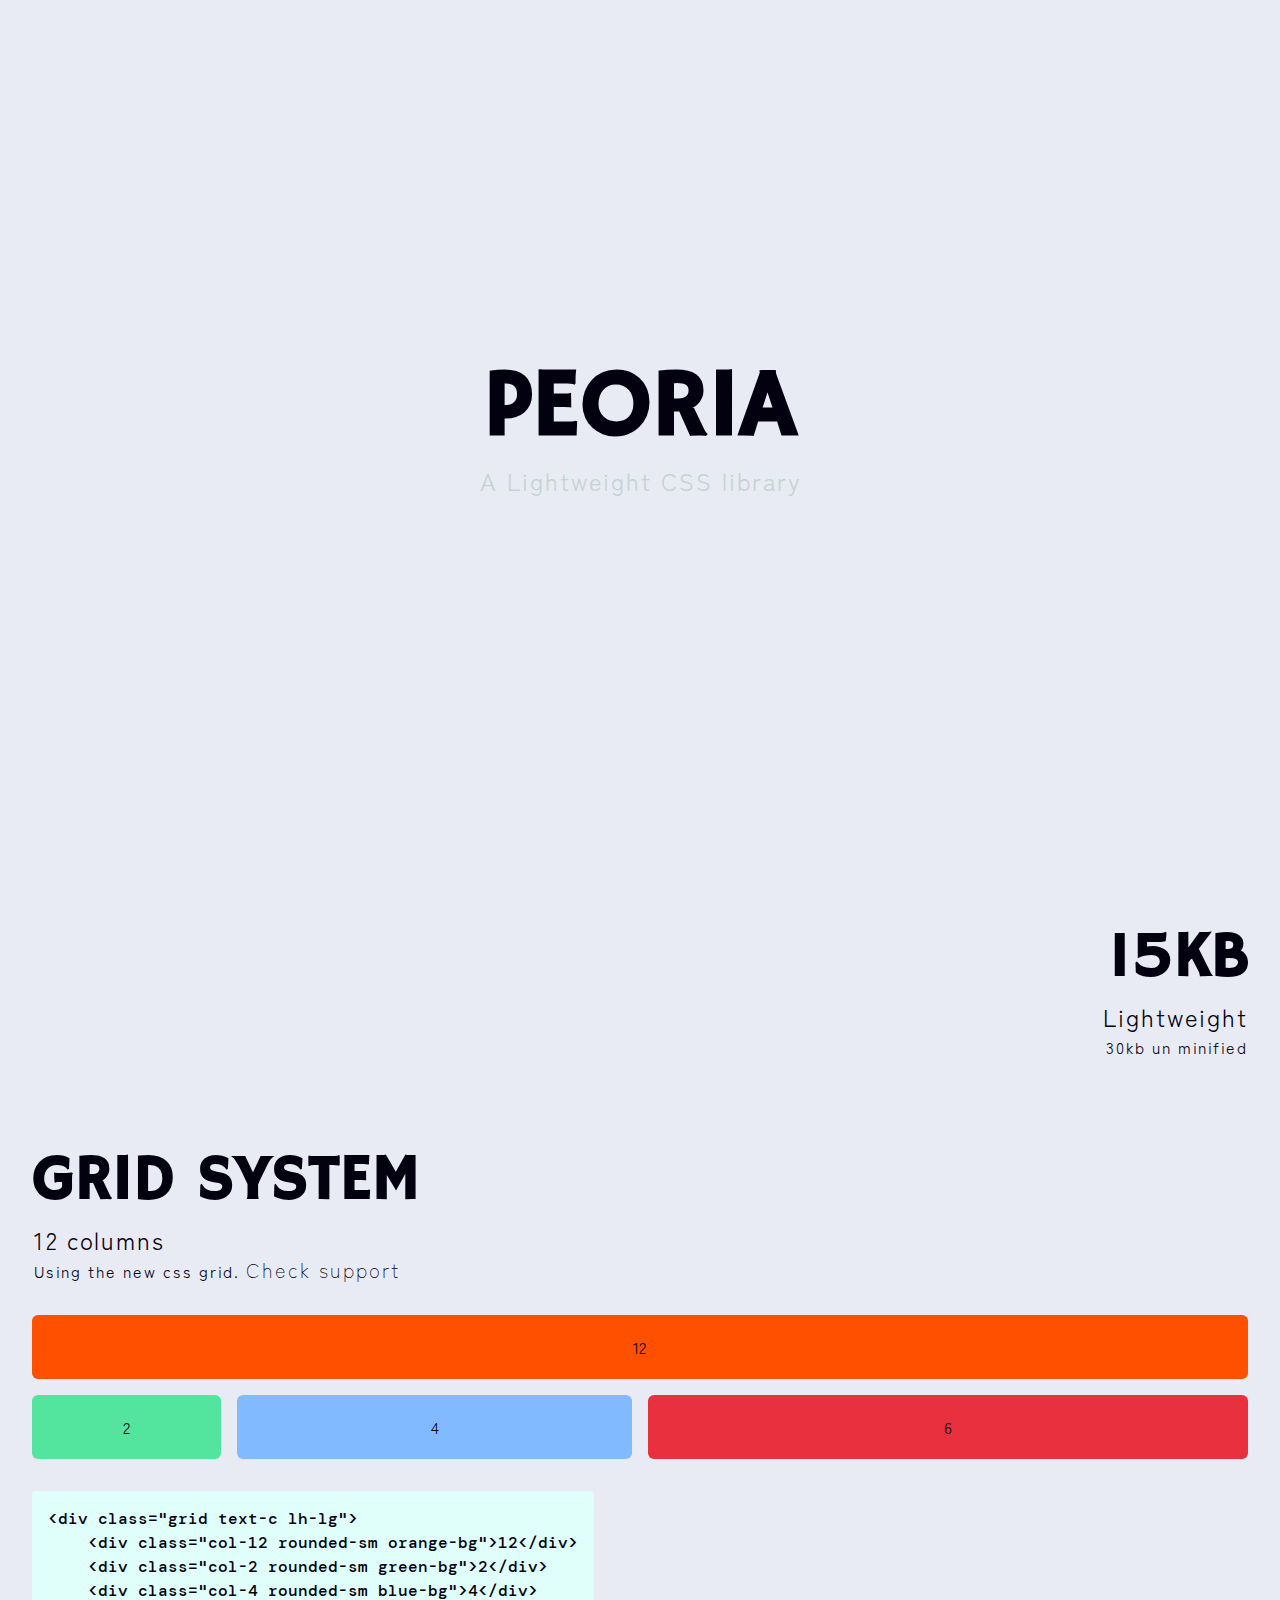
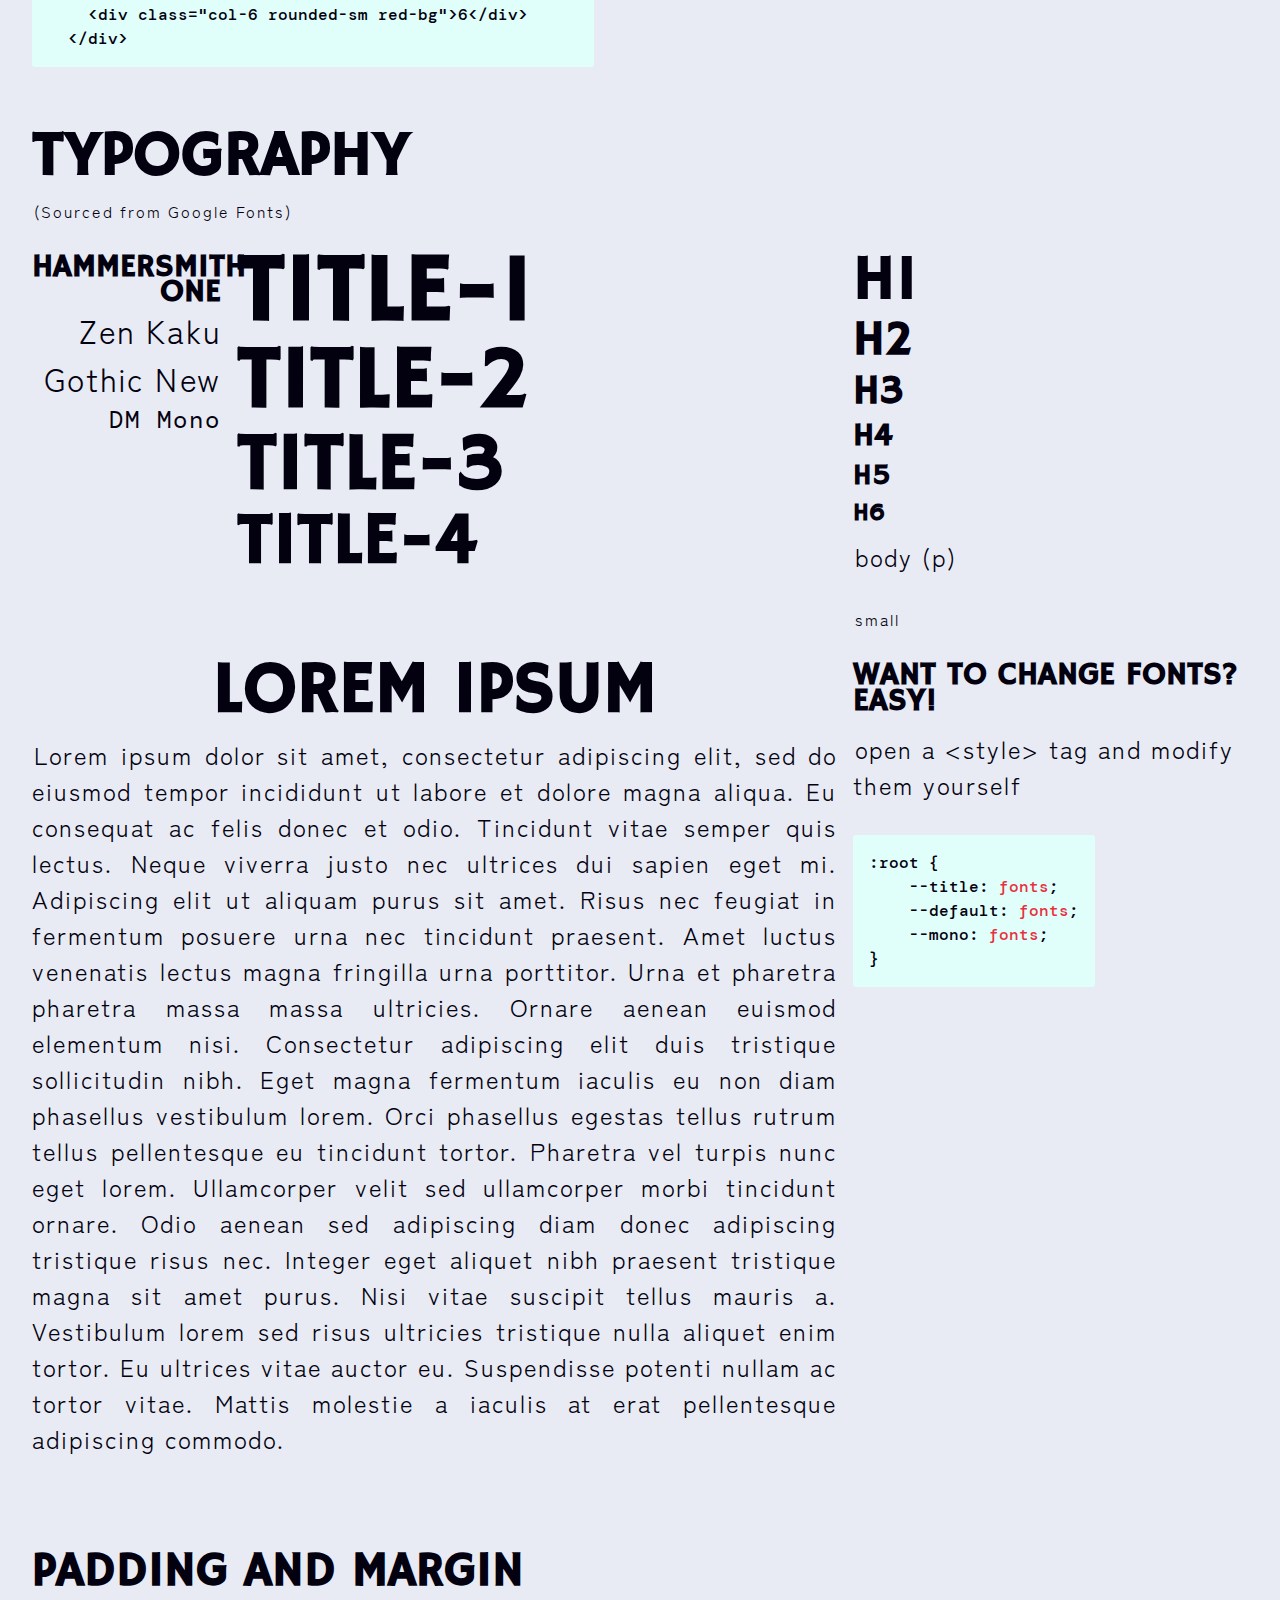
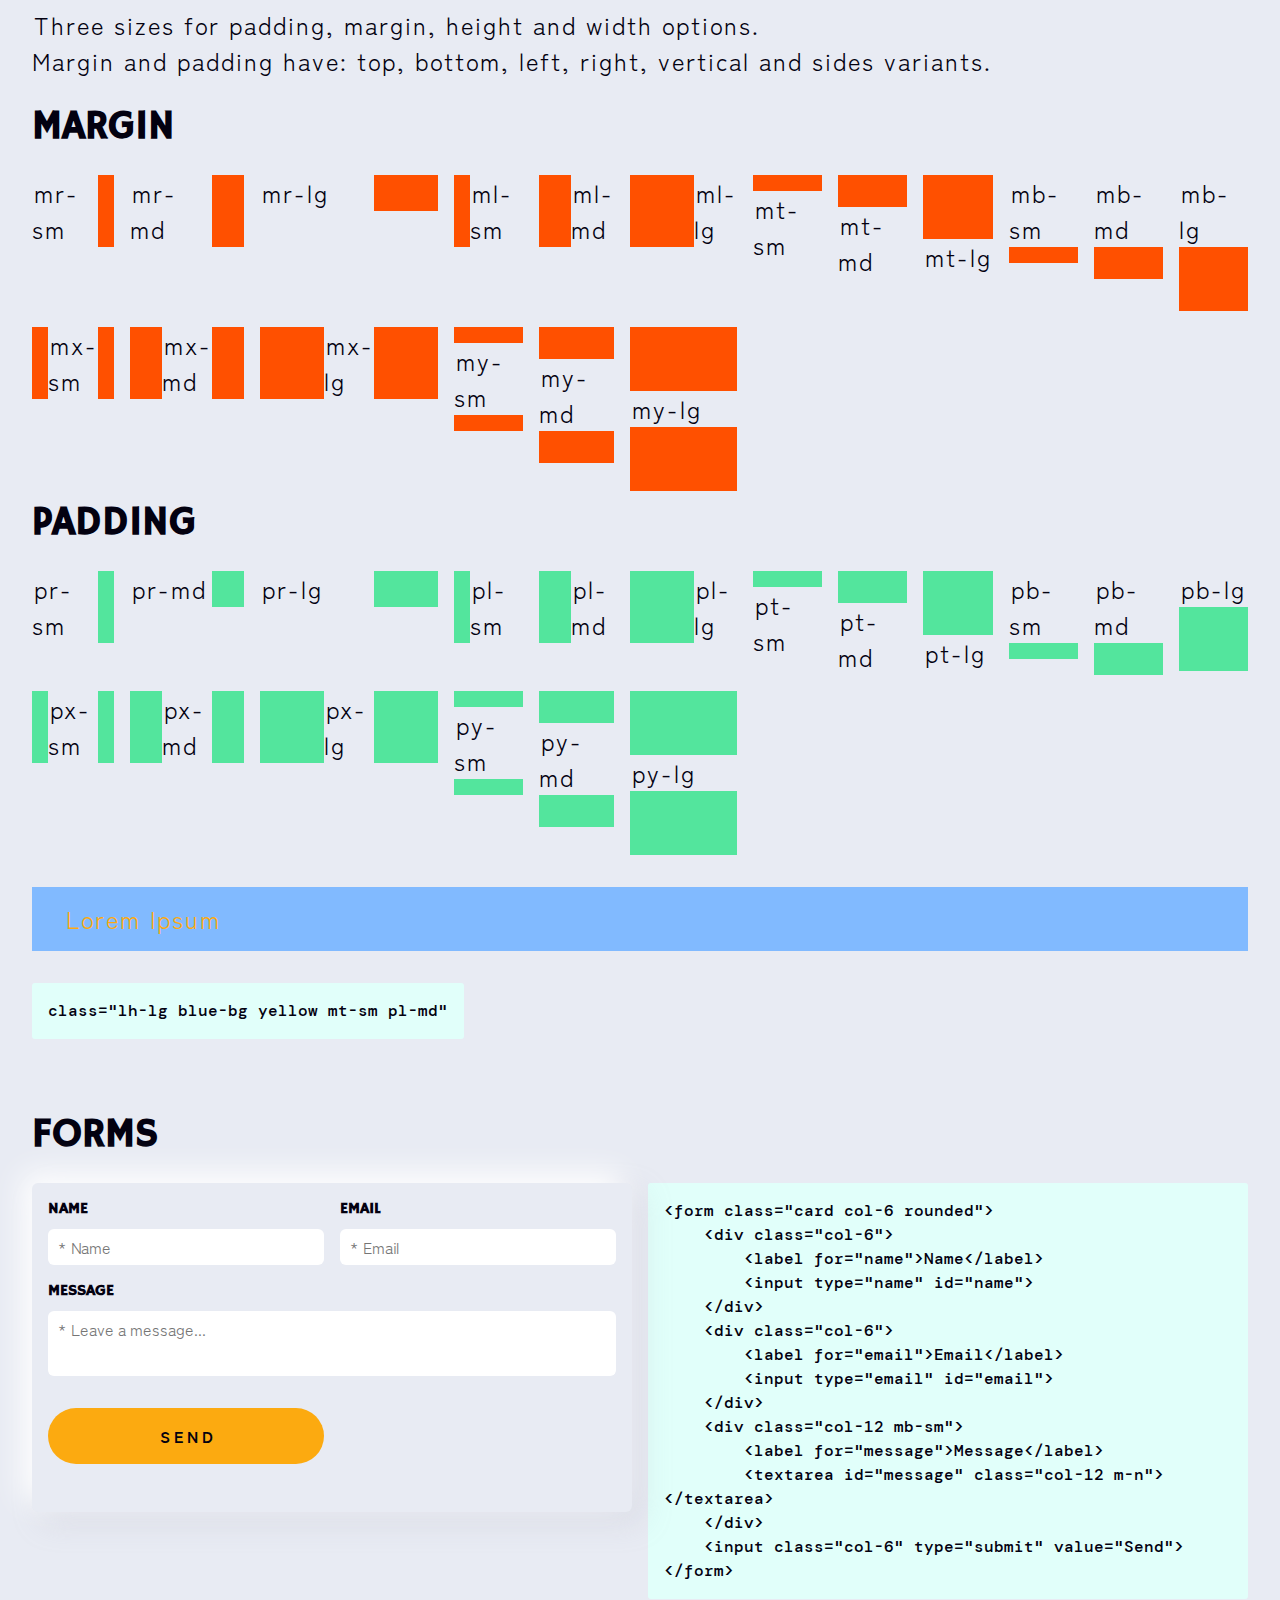
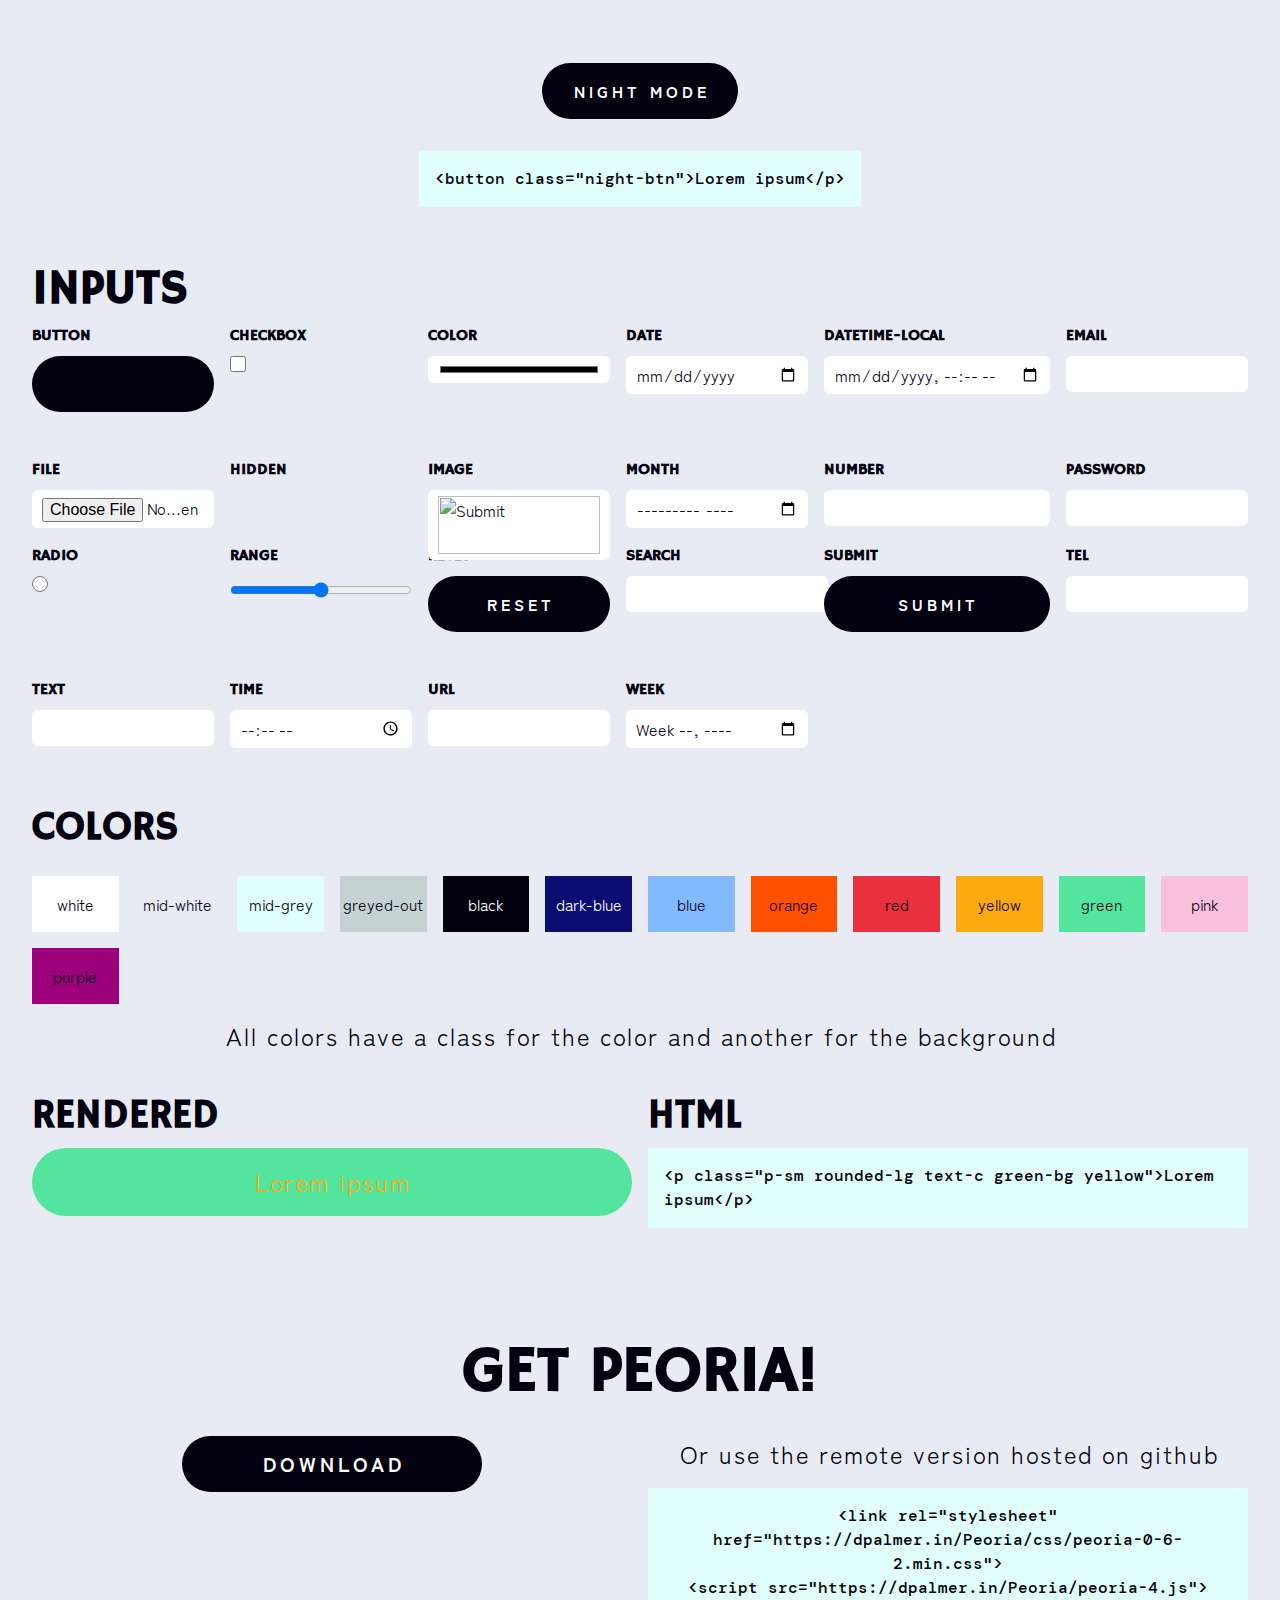
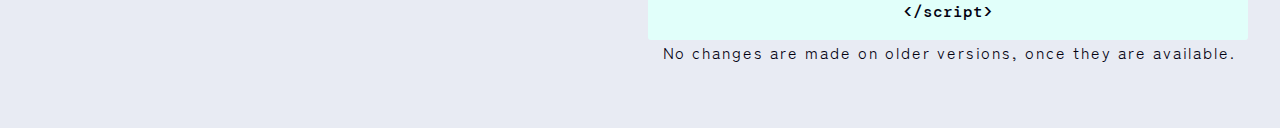
<file: index.html>
<html lang="en">

<head>
  <meta charset="UTF-8">
  <meta name="viewport" content="width=device-width, initial-scale=1.0">
  <meta http-equiv="X-UA-Compatible" content="ie=edge">
  <title>Peoria</title>
  <link rel="stylesheet" href="./css/normalize.css" />
  <link rel="stylesheet" href="./css/peoria-0-6-2.min.css" />

  <script src="./peoria-4.js"></script>
  <script async src="https://www.googletagmanager.com/gtag/js?id=G-4SFJ138DWT"></script>
  <script>
    window.dataLayer = window.dataLayer || [];

    function gtag() {
      dataLayer.push(arguments);
    }
    gtag('js', new Date());

    gtag('config', 'G-4SFJ138DWT');
  </script>
</head>

<body>
  <div class="fullscreen grid slide-l">
    <div class="center-a col-6 text-c relative fade">
      <h1 class="title-1">Peoria</h1>
      <p class="greyed-out">A Lightweight CSS library</p>
      <div class="col-12 center-x">
        <span class="black-bg mob-hide"></span>
        <span class="greyed-out-bg mob-hide"></span>
        <span class="mid-grey-bg mob-hide"></span>
        <span class="white-bg mob-hide"></span>
      </div>
    </div>
  </div>

  <div class="section text-r">
    <h1>15kb</h1>
    <p class="m-n">Lightweight</p>
    <p class="small">30kb un minified</p>
  </div>

  <!-- Grid -->
  <div class="section">
    <h1>Grid System</h1>
    <p class="m-n">12 columns</p>
    <p class="small">Using the new css grid.
      <a href="https://caniuse.com/?search=grid" target="_blank">
        Check support
      </a>
    </p>
    <div class="grid text-c lh-lg my-md">
      <div class="col-12 rounded-sm orange-bg">12</div>
      <div class="col-2 rounded-sm green-bg">2</div>
      <div class="col-4 rounded-sm blue-bg">4</div>
      <div class="col-6 rounded-sm red-bg">6</div>
    </div>
    <pre class="copy-contents">&lt;div class="grid text-c lh-lg">
    &lt;div class="col-12 rounded-sm orange-bg">12&lt;/div>
    &lt;div class="col-2 rounded-sm green-bg">2&lt;/div>
    &lt;div class="col-4 rounded-sm blue-bg">4&lt;/div>
    &lt;div class="col-6 rounded-sm red-bg">6&lt;/div>
  &lt;/div></pre>
  </div>


  <!-- Typography -->
  <div class="section">
    <!-- Typography -->
    <h1>Typography</h1>
    <p class="small">(Sourced from Google Fonts)</p>
    <div class="grid">
      <div class="col-2 text-r">
        <h4 class="m-n">Hammersmith One</h4>
        <p class="m-n" style="font-size: 2rem;">Zen Kaku Gothic New</p>
        <p class="mono">DM Mono</p>
      </div>
      <div class="col-6">
        <h1 class="title-1">title-1</h1>
        <h1 class="title-2">title-2</h1>
        <h1 class="title-3">title-3</h1>
        <h1 class="title-4">title-4</h1>
      </div>
      <div class="col-4">
        <h1>h1</h1>
        <h2>h2</h2>
        <h3>h3</h3>
        <h4>h4</h4>
        <h5>h5</h5>
        <h6>h6</h6>
        <p>body (p)</p>
        <p class="small">small</p>
      </div>
    </div>

    <!-- Lorem Ipsum -->
    <div class="grid">
      <div class="col-8">
        <h1 class="title-4 text-c col-12">Lorem Ipsum</h1>
        <p class="justify">Lorem ipsum dolor sit amet, consectetur adipiscing elit, sed do eiusmod tempor incididunt
          ut labore et dolore magna aliqua. Eu consequat ac felis donec et odio. Tincidunt vitae semper quis lectus.
          Neque viverra justo nec ultrices dui sapien eget mi. Adipiscing elit ut aliquam purus sit amet. Risus nec
          feugiat in fermentum posuere urna nec tincidunt praesent. Amet luctus venenatis lectus magna fringilla urna
          porttitor.
          Urna et pharetra pharetra massa massa ultricies. Ornare aenean euismod elementum nisi. Consectetur adipiscing
          elit duis tristique sollicitudin nibh. Eget magna fermentum iaculis eu non diam phasellus vestibulum lorem.
          Orci phasellus egestas tellus rutrum tellus pellentesque eu tincidunt tortor. Pharetra vel turpis nunc eget
          lorem.
          Ullamcorper velit sed ullamcorper morbi tincidunt ornare. Odio aenean sed adipiscing diam donec adipiscing
          tristique risus nec. Integer eget aliquet nibh praesent tristique magna sit amet purus. Nisi vitae suscipit
          tellus mauris a. Vestibulum lorem sed risus ultricies tristique nulla aliquet enim tortor. Eu ultrices vitae
          auctor eu. Suspendisse potenti nullam ac tortor vitae. Mattis molestie a iaculis at erat pellentesque
          adipiscing commodo.
        </p>
      </div>
      <div class="col-4">
        <!-- Change Fonts -->
        <h4>Want to change fonts? Easy!</h4>
        <p>open a &lt;style> tag and modify them yourself</p>
        <pre class="copy-contents">:root {
    --title: <span class="red">fonts</span>;
    --default: <span class="red">fonts</span>;
    --mono: <span class="red">fonts</span>;
}</pre>
      </div>
    </div>



  </div>


  <!-- Padding and Margin Values -->
  <div class="section">
    <h2>Padding and Margin</h2>
    <p>Three sizes for padding, margin, height and width options.<br>Margin and padding have: top, bottom, left,
      right, vertical and sides variants.</p>
    <div class="grid mb-md">
      <h3 class="col-12">Margin</h3>
      <div class="orange-bg">
        <p class="mid-white-bg m-n mr-sm">mr-sm</p>
      </div>
      <div class="orange-bg">
        <p class="mid-white-bg m-n mr-md">mr-md</p>
      </div>
      <div class="orange-bg">
        <p class="mid-white-bg m-n mr-lg">mr-lg</p>
      </div>
      <div class="orange-bg">
        <p class="mid-white-bg m-n ml-sm">ml-sm</p>
      </div>
      <div class="orange-bg">
        <p class="mid-white-bg m-n ml-md">ml-md</p>
      </div>
      <div class="orange-bg">
        <p class="mid-white-bg m-n ml-lg">ml-lg</p>
      </div>
      <div class="orange-bg">
        <p class="mid-white-bg m-n mt-sm">mt-sm</p>
      </div>
      <div class="orange-bg">
        <p class="mid-white-bg m-n mt-md">mt-md</p>
      </div>
      <div class="orange-bg">
        <p class="mid-white-bg m-n mt-lg">mt-lg</p>
      </div>
      <div class="orange-bg">
        <p class="mid-white-bg m-n mb-sm">mb-sm</p>
      </div>
      <div class="orange-bg">
        <p class="mid-white-bg m-n mb-md">mb-md</p>
      </div>
      <div class="orange-bg">
        <p class="mid-white-bg m-n mb-lg">mb-lg</p>
      </div>
      <div class="orange-bg">
        <p class="mid-white-bg m-n mx-sm">mx-sm</p>
      </div>
      <div class="orange-bg">
        <p class="mid-white-bg m-n mx-md">mx-md</p>
      </div>
      <div class="orange-bg">
        <p class="mid-white-bg m-n mx-lg">mx-lg</p>
      </div>
      <div class="orange-bg">
        <p class="mid-white-bg m-n my-sm">my-sm</p>
      </div>
      <div class="orange-bg">
        <p class="mid-white-bg m-n my-md">my-md</p>
      </div>
      <div class="orange-bg">
        <p class="mid-white-bg m-n my-lg">my-lg</p>
      </div>

      <h3 class="col-12">Padding</h3>

      <div class="green-bg pr-sm">
        <p class="mid-white-bg m-n">pr-sm</p>
      </div>
      <div class="green-bg pr-md">
        <p class="mid-white-bg m-n">pr-md</p>
      </div>
      <div class="green-bg pr-lg">
        <p class="mid-white-bg m-n">pr-lg</p>
      </div>
      <div class="green-bg pl-sm">
        <p class="mid-white-bg m-n">pl-sm</p>
      </div>
      <div class="green-bg pl-md">
        <p class="mid-white-bg m-n">pl-md</p>
      </div>
      <div class="green-bg pl-lg">
        <p class="mid-white-bg m-n">pl-lg</p>
      </div>
      <div class="green-bg pt-sm">
        <p class="mid-white-bg m-n">pt-sm</p>
      </div>
      <div class="green-bg pt-md">
        <p class="mid-white-bg m-n">pt-md</p>
      </div>
      <div class="green-bg pt-lg">
        <p class="mid-white-bg m-n">pt-lg</p>
      </div>
      <div class="green-bg pb-sm">
        <p class="mid-white-bg m-n">pb-sm</p>
      </div>
      <div class="green-bg pb-md">
        <p class="mid-white-bg m-n">pb-md</p>
      </div>
      <div class="green-bg pb-lg">
        <p class="mid-white-bg m-n">pb-lg</p>
      </div>
      <div class="green-bg px-sm">
        <p class="mid-white-bg m-n">px-sm</p>
      </div>
      <div class="green-bg px-md">
        <p class="mid-white-bg m-n">px-md</p>
      </div>
      <div class="green-bg px-lg">
        <p class="mid-white-bg m-n">px-lg</p>
      </div>
      <div class="green-bg py-sm">
        <p class="mid-white-bg m-n">py-sm</p>
      </div>
      <div class="green-bg py-md">
        <p class="mid-white-bg m-n">py-md</p>
      </div>
      <div class="green-bg py-lg">
        <p class="mid-white-bg m-n">py-lg</p>
      </div>
    </div>
    <p class="lh-lg blue-bg yellow mt-sm pl-md">Lorem Ipsum</p>
    <pre>class="lh-lg blue-bg yellow mt-sm pl-md"</pre>
  </div>

  <!-- Forms -->
  <div class="section">
    <h3 class="lh-lg">Forms</h3>
    <div class="grid">
      <form class="card col-6 grid rounded-sm mb-md">
        <div class="col-6 mb-ms">
          <label for="name">Name</label>
          <input type="name" id="name" placeholder="* Name" required>
        </div>
        <div class="col-6 mb-ms">
          <label for="email">Email</label>
          <input type="email" id="email" placeholder="* Email" required>
        </div>
        <div class="col-12 mb-sm">
          <label for="message">Message</label>
          <textarea id="message" class="col-12 m-n" placeholder="* Leave a message..." required></textarea>
        </div>
        <input class="col-6 black yellow-bg green-btn" type="submit" value="Send">
      </form>

      <pre class="col-6 copy-contents">
&lt;form class="card col-6 rounded">
    &lt;div class="col-6">
        &lt;label for="name">Name&lt;/label>
        &lt;input type="name" id="name">
    &lt;/div>
    &lt;div class="col-6">
        &lt;label for="email">Email&lt;/label>
        &lt;input type="email" id="email">
    &lt;/div>
    &lt;div class="col-12 mb-sm">
        &lt;label for="message">Message&lt;/label>
        &lt;textarea id="message" class="col-12 m-n">&lt;/textarea>
    &lt;/div>
    &lt;input class="col-6" type="submit" value="Send">
&lt;/form></pre>

    </div>
  </div>


  <!-- Night Mode -->
  <div class="section text-c">
    <button class="night-btn">
      Night Mode
    </button>
    <br>
    <code>&lt;button class="night-btn">Lorem ipsum&lt;/p></code>
  </div>

  <!-- Inputs -->
  <div class="section">
    <h2>Inputs</h2>
    <div class="grid grid-6">
      <span>
        <label>button</label>
        <input type="button">
      </span>
      <span>
        <label>checkbox</label>
        <input type="checkbox">
      </span>
      <span>
        <label>color</label>
        <input type="color">
      </span>
      <span>
        <label>date</label>
        <input type="date">
      </span>
      <span>
        <label>datetime-local</label>
        <input type="datetime-local">
      </span>
      <span>
        <label>email</label>
        <input type="email">
      </span>
      <span>
        <label>file</label>
        <input type="file">
      </span>
      <span>
        <label>hidden</label>
        <input type="hidden">
      </span>
      <span>
        <label>image</label>
        <input type="image">
      </span>
      <span>
        <label>month</label>
        <input type="month">
      </span>
      <span>
        <label>number</label>
        <input type="number">
      </span>
      <span>
        <label>password</label>
        <input type="password">
      </span>
      <span>
        <label>radio</label>
        <input type="radio">
      </span>
      <span>
        <label>range</label>
        <input type="range">
      </span>
      <span>
        <label>reset</label>
        <input type="reset">
      </span>
      <span>
        <label>search</label>
        <input type="search">
      </span>
      <span>
        <label>submit</label>
        <input type="submit">
      </span>
      <span>
        <label>tel</label>
        <input type="tel">
      </span>
      <span>
        <label>text</label>
        <input type="text">
      </span>
      <span>
        <label>time</label>
        <input type="time">
      </span>
      <span>
        <label>url</label>
        <input type="url">
      </span>
      <span>
        <label>week</label>
        <input type="week">
      </span>
    </div>
  </div>

  <!-- Colors -->
  <div class="section relative">
    <h3 class="lh-1 mb-md">Colors</h3>

    <div class="grid text-c">
      <div class="py-sm white-bg">
        white
      </div>

      <div class="py-sm mid-white-bg">
        mid-white
      </div>

      <div class="py-sm mid-grey-bg">
        mid-grey
      </div>
      <div class="py-sm greyed-out-bg">
        greyed-out
      </div>

      <div class="py-sm black-bg">
        black
      </div>

      <div class="py-sm dark-blue-bg">
        dark-blue
      </div>

      <div class="py-sm blue-bg">
        blue
      </div>

      <div class="py-sm orange-bg">
        orange
      </div>

      <div class="py-sm red-bg">
        red
      </div>

      <div class="py-sm yellow-bg">
        yellow
      </div>

      <div class="py-sm green-bg">
        green
      </div>

      <div class="py-sm pink-bg">
        pink
      </div>

      <div class="py-sm purple-bg">
        purple
      </div>
    </div>

    <p class="col-12 lh-lg text-c half-mb-sm">All colors have a class for the color and another for the background
    </p>
    <div class="grid mb-sm">
      <div class="col-6">
        <h3>RENDERED</h3>
        <p class="p-sm rounded-lg text-c green-bg yellow">Lorem ipsum</p>
      </div>
      <div class="col-6">
        <h3>HTML</h3>
        <code class="mb-md copy-contents">&lt;p class="p-sm rounded-lg text-c green-bg yellow">Lorem ipsum&lt;/p></code>
      </div>
    </div>
  </div>

  <div class="grid section">
    <h1 class="col-12 block lh-lg text-c">Get Peoria!</h1>
    <a class="button col-6 center-x text-c h-a" href="./css/peoria-0-6-2.css" download>Download</a>
    <div class="col-6 text-c">
      <p class="mb-sm">Or use the remote version hosted on github</p>
      <pre class="copy-contents">&lt;link rel="stylesheet" href="https://dpalmer.in/Peoria/css/peoria-0-6-2.min.css">
&lt;script src="https://dpalmer.in/Peoria/peoria-4.js">&lt;/script></pre>
      <p class="small">No changes are made on older versions, once they are available.</p>
    </div>
  </div>
</body>

</html>
</file>
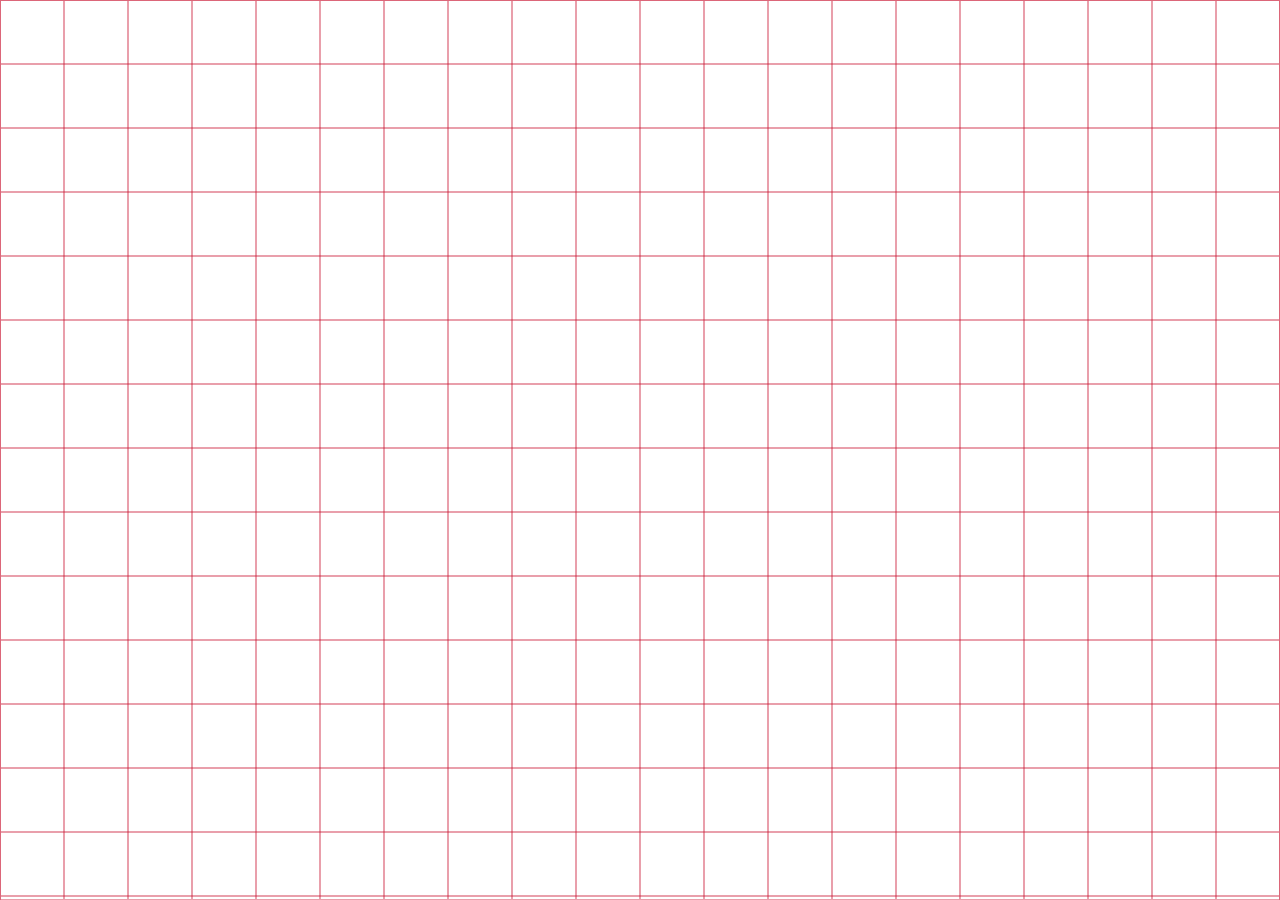
<file: grid.html>
<html lang='en'>

<head>
    <meta charset='UTF-8'>
    <meta name='viewport' content='width=device-width, initial-scale=1.0'>
    <meta http-equiv='X-UA-Compatible' content='ie=edge'>

    <!-- Primary Meta Tags -->
    <title>Peoria Grid</title>
    <meta name='title' content=''>
    <meta name='description' content=''>

    <!-- Open Graph / Facebook -->
    <meta property='og:type' content='website'>
    <meta property='og:url' content=''>
    <meta property='og:title' content=''>
    <meta property='og:description' content=''>
    <meta property='og:image' content=''>

    <!-- Twitter -->
    <meta property='twitter:card' content='summary_large_image'>
    <meta property='og:url' content=''>
    <meta property='twitter:title' content=''>
    <meta property='twitter:description' content=''>
    <meta property='twitter:image' content=''>

    <!-- CSS -->
    <link rel='stylesheet' href='./css/peoria-0-4-0.css'>
    <link rel='stylesheet' href='https://dpalme.github.io/Peoria/css/normalize.css'>
</head>

<body>
    <div class='grid'>
        <div class='fixed fullscreen' style='opacity: 40%;'>
            <div class='one column full-height border'></div>
            <div class='one column full-height border'></div>
            <div class='one column full-height border'></div>
            <div class='one column full-height border'></div>
            <div class='one column full-height border'></div>
            <div class='one column full-height border'></div>
            <div class='one column full-height border'></div>
            <div class='one column full-height border'></div>
            <div class='one column full-height border'></div>
            <div class='one column full-height border mobile-hide'></div>
            <div class='one column full-height border mobile-hide'></div>
            <div class='one column full-height border mobile-hide'></div>
            <div class='one column full-height border mobile-hide'></div>
            <div class='one column full-height border mobile-hide'></div>
            <div class='one column full-height border mobile-hide'></div>
            <div class='one column full-height border mobile-hide'></div>
            <div class='one column full-height border mobile-hide'></div>
            <div class='one column full-height border mobile-hide'></div>
            <div class='one column full-height border mobile-hide'></div>
            <div class='one column full-height border mobile-hide'></div>
        </div>
        <div class='fixed fullscreen' style='opacity: 40%;'>
            <div class='full column one-height border'></div>
            <div class='full column one-height border'></div>
            <div class='full column one-height border'></div>
            <div class='full column one-height border'></div>
            <div class='full column one-height border'></div>
            <div class='full column one-height border'></div>
            <div class='full column one-height border'></div>
            <div class='full column one-height border'></div>
            <div class='full column one-height border'></div>
            <div class='full column one-height border'></div>
            <div class='full column one-height border'></div>
            <div class='full column one-height border'></div>
            <div class='full column one-height border'></div>
            <div class='full column one-height border'></div>
            <div class='full column one-height border'></div>
            <div class='full column one-height border'></div>
            <div class='full column one-height border'></div>
            <div class='full column one-height border'></div>
            <div class='full column one-height border'></div>
            <div class='full column one-height border'></div>
        </div>
    </div>
</body>

</html>
</file>
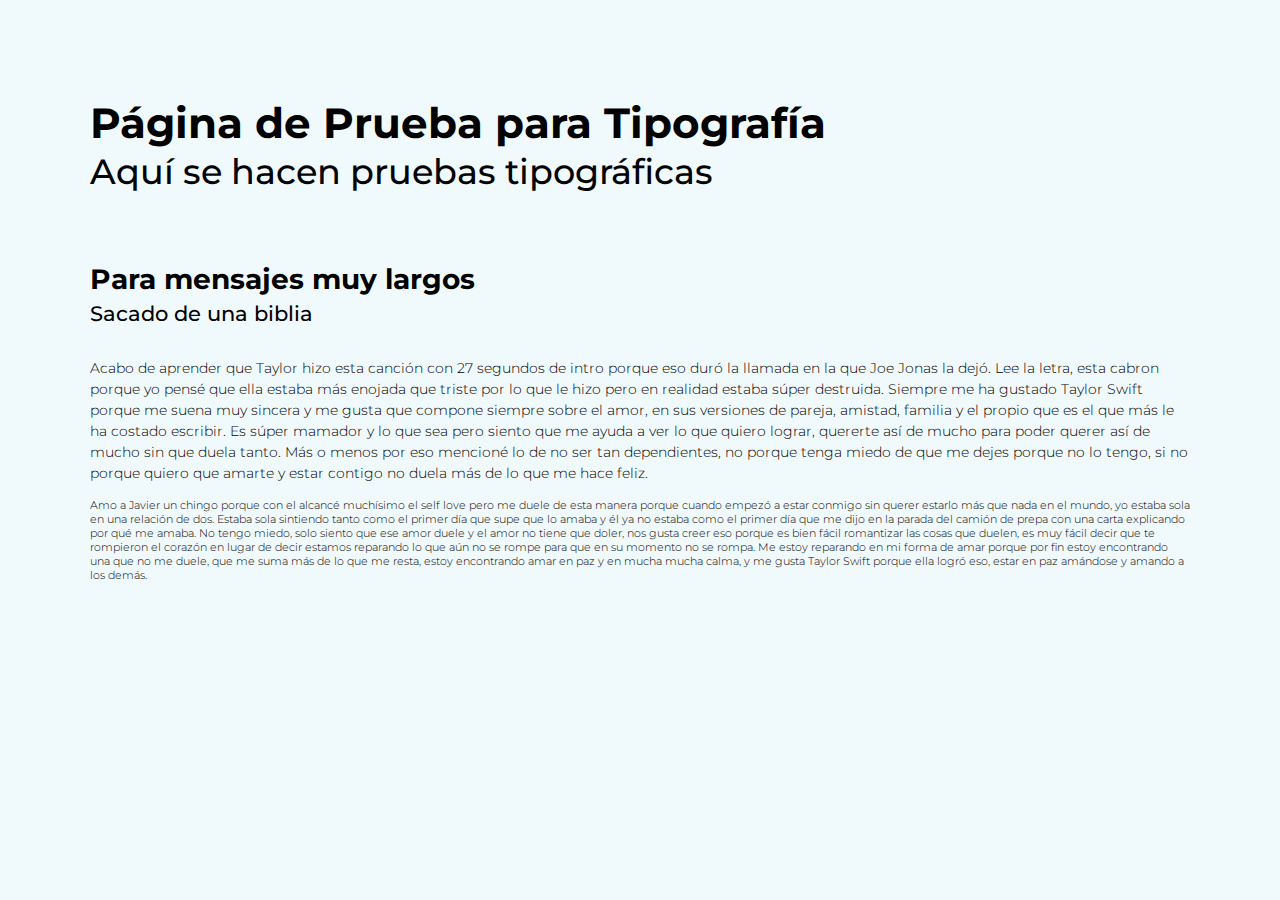
<file: type.html>
<html lang='en'>

<head>
    <meta charset='UTF-8'>
    <meta name='viewport' content='width=device-width, initial-scale=1.0'>
    <meta http-equiv='X-UA-Compatible' content='ie=edge'>
    <title>Typography</title>
    <link rel='stylesheet' href='css/peoria-0-3-1.css'>
</head>

<body>
    <div class="container top-margin">
        <div class="col-margin-bottom">
            <h1>Página de Prueba para Tipografía</h1>
            <h2>Aquí se hacen pruebas tipográficas</h2>
        </div>
        <div class="gutter-margin-bottom">
            <h3>Para mensajes muy largos</h3>
            <h4>Sacado de una biblia</h4>
        </div>
        <p>Acabo de aprender que Taylor hizo esta canción con 27 segundos de intro porque eso duró la llamada en la que
        Joe Jonas la dejó. Lee la letra, esta cabron porque yo pensé que ella estaba más enojada que triste por lo
        que le hizo pero en realidad estaba súper destruida. Siempre me ha gustado Taylor Swift porque me suena muy
        sincera y me gusta que compone siempre sobre el amor, en sus versiones de pareja, amistad, familia y el
        propio que es el que más le ha costado escribir. Es súper mamador y lo que sea pero siento que me ayuda a
        ver lo que quiero lograr, quererte así de mucho para poder querer así de mucho sin que duela tanto. Más o
        menos por eso mencioné lo de no ser tan dependientes, no porque tenga miedo de que me dejes porque no lo
        tengo, si no porque quiero que amarte y estar contigo no duela más de lo que me hace feliz.
        </p>
        <p class="small-body half-gutter-margin-top">Amo a Javier un
        chingo porque con el alcancé muchísimo el self love pero me duele de esta manera porque cuando empezó a
        estar conmigo sin querer estarlo más que nada en el mundo, yo estaba sola en una relación de dos. Estaba
        sola sintiendo tanto como el primer día que supe que lo amaba y él ya no estaba como el primer día que me
        dijo en la parada del camión de prepa con una carta explicando por qué me amaba. No tengo miedo, solo siento
        que ese amor duele y el amor no tiene que doler, nos gusta creer eso porque es bien fácil romantizar las
        cosas que duelen, es muy fácil decir que te rompieron el corazón en lugar de decir estamos reparando lo que
        aún no se rompe para que en su momento no se rompa. Me estoy reparando en mi forma de amar porque por fin
        estoy encontrando una que no me duele, que me suma más de lo que me resta, estoy encontrando amar en paz y
        en mucha mucha calma, y me gusta Taylor Swift porque ella logró eso, estar en paz amándose y amando a los
        demás.</p>
    </div>

</body>

</html>
</file>
<file: css/peoria-0-4-0.css>
/*
 * Peoria V0.4.0
 * Copyright 2020, Diego Palmerin
 * Free to use under the MIT license.
 * http://www.opensource.org/licenses/mit-license.php
 * 15/09/2020
 *
 * Table of contents
 * ––––––––––––––––––––––––––––––––––––––––––––––––
	- Global Variables
	- Default Tags
	- Font Styles
	- Utilities
	- Classes
		- Hamburger Menu
		- Navigation Menu
		- Grid
		- Sizing
		- Margins
		- Paddings
		- Absolute
		- Color
	- Media Queries
*/

@import url('https://fonts.googleapis.com/css2?family=Poppins:wght@200;300;400&display=swap');

/* Global Variables
–––––––––––––––––––––––––––––––––––––––––––––––––– */
:root {
	/* Colors
	–––––––––––––––––––––––––––––––––––––––––––––––––– */
	--white: #ffffff;
	--mid-white: #EEEEEE;
	--mid-gray: #C4C4C4;
	--grayed-out: #979797;
	--black: #000000;
	--dark-blue: #202A44;
	--blue: #0A66AF;
	--orange: #EA5B0C;
	--red: #C8102E;
	--yellow: #F9E606;
	--green: #01684B;
	--pink: #D69CAD;
	--purple: #7B207D;
	--brown: #C69F50;

	/* Fonts
	–––––––––––––––––––––––––––––––––––––––––––––––––– */
	--font-face: 'Poppins', Arial, Helvetica, sans-serif;
	font-size: .72vw;

	/* Grid values
	–––––––––––––––––––––––––––––––––––––––––––––––––– */
	--grid: 1vw;
	--col: 65px;
	--gutter: 30px;
	--double-col: 130px;
	--double-gutter: 60px;
	--half-col: 32.5px;
  	--half-gutter: 15px;
  	--colngut: 95px;
}

/* Default tags
–––––––––––––––––––––––––––––––––––––––––––––––––– */
html {
	text-rendering: optimizeLegibility;
	overflow: auto;
	overflow-x: hidden;
	scroll-behavior: smooth; }
body {
	background-color: var(--white);
	color: var(--black);
	font-family: var(--font-face); }
textarea {
	background-color: var(--white);
	color: var(--black);
	border: 1px var(--black) solid;
	border-radius: 3px;
	padding: 5px;
	width: 98%;
	resize: none; }
input:focus, 
textarea:focus {
	outline: none;
	border: none;
	border-bottom: 1px var(--blue) solid; }
.button, button,
input[type="submit"],
input[type="reset"],
input[type="button"] {
	background-color: var(--white);
	color: var(--black);
	border: 1px var(--black) solid;
	border-radius: 3px;
	padding: 5px;
	cursor: pointer;
	text-align: center;
    outline: none; }
hr {
    width: 100%;
    margin: calc(var(--gutter) / 2) auto;
    background-color: var(--mid-gray);
    height: 2px; }
footer div a,
footer div a:visited 			{ color: var(--white);        			}
a:hover 						{ text-decoration: underline;   		}
* 								{ margin: 0;                  			}

/* Font Styles
–––––––––––––––––––––––––––––––––––––––––––––––––– */
.title-1, .title-2, .title-3, .title-4,
.links, .button-text, h1, h2, h3, h4 {
	font-style: normal;
	font-weight: 300;
    line-height: 1em;
	text-transform: uppercase; }
.body-text, .small-body, p, .small-link {
	font-style: normal;
	font-weight: 200; }
a,
a:visited,
a:active,
.links {
	color: inherit;
	font-weight: 400;
	font-size: 1.25rem;
	line-height: 1.5rem;
	cursor: pointer;
	text-decoration: none; }
.button-text {
	font-weight: 500;
	font-size: 0.8333rem;
	line-height: 2.5rem;
	letter-spacing: 5%; }
.no-wrap {
	white-space: nowrap;
	overflow: hidden;
    text-overflow: ellipsis; }
.justify {
    text-align: justify;
    text-align-last: left;
    text-justify: newspaper;
}
.important-link,
.important-link:hover,
.important-link:active,
.important-link:focus 			{ text-decoration: underline; 			}
.title-1, h1         			{ font-size: 5rem;						}
.title-2, h2    				{ font-size: 4rem;            			}
.title-3, h3    				{ font-size: 3rem;            			}
.title-4, h4    				{ font-size: 2rem;            		    }
.body-text, .small-body 		{ line-height: 1.5rem					}
.body-text, p 					{ font-size: 2rem;						}
.small-body 					{ font-size: 1.5rem;					}
.small-link						{ font-size: 1rem;			            }
.bold, b 						{ font-weight: 400;          			}
.text-right 					{ text-align: right;        			}
.text-left 						{ text-align: left;           			}
.text-center 					{ text-align: center;         			}
.align-bottom                   { vertical-align: text-bottom;          }
.selected a 					{ text-decoration: underline; 			}
.vertical-center-text 				{ line-height: calc(var(--grid)*5); 	}

/* Utilities
–––––––––––––––––––––––––––––––––––––––––––––––––– */
.max-full-width {
  max-width: 100%;
  box-sizing: border-box; }
.card {
	padding: calc(5*var(--grid));
	box-shadow: 2px 5px 10px #0000002b;
	-webkit-box-shadow: 2px 5px 10px #0000002b;
	-moz-box-shadow: 2px 5px 10px #0000002b; }
.night {
  	background-color: #222222;
	color: #eaeaea;
	--white: #121212;
	--black: #eaeaea;
	--mid-white: #666;
	--mid-gray: #aaa; }
.background-cover {
	background: url('../img/desktop-background.png') no-repeat center center fixed;
	background-position: center top;
	-webkit-background-size: cover;
	-moz-background-size: cover;
	-o-background-size: cover;
    background-size: cover; }
.half-screen                    { height: 50vh;                         }
.image-cover 					{ object-fit: cover;          			}
.relative 						{ position: relative;         			}

.border                         { border: solid 1px var(--red);         }
.rounded 						{ border-radius: 3px;         			}
.back 							{ z-index: -1;                			}
.back-2 						{ z-index: -2;                			}
.front 							{ z-index: 1;                 			}
.front-2 						{ z-index: 2;                 			}
.overflow-hidden 				{ overflow: hidden;           			}
.overflow-auto 					{ overflow: auto;             			}
.float-right 					{ float: right !important;              }
.float-left 					{ float: left !important;               }
.fade 							{ animation: fade ease-in .2s 1; 		}

.mobile-show 					{ display: none;						}
.mobile-hide					{ display: inherit;						}
.hover-to-show					{ opacity: 0;							}
.hover-to-show:hover			{ opacity: 90%;							}

::-webkit-scrollbar 			{ display: none;              			}

::-moz-selection 				{ background: var(--yellow-third); 		}
::selection 					{ background-color: var(--yellow-third);}

@keyframes fade {
    from    { opacity: 0%;  }
    to      { opacity: 100%;}}
/* Forms
–––––––––––––––––––––––––––––––––––––––––––––––––– */
input[type="email"],
input[type="number"],
input[type="search"],
input[type="text"],
input[type="tel"],
input[type="url"],
input[type="password"],
textarea,
select {
  height: var(--gutter);
  width: auto;
  padding: 6px 10px; /* The 6px vertically centers text on FF, ignored by Webkit */
  background-color: var(--white);
  border: 1px solid var(--black);
  border-radius: 4px;
  box-shadow: none;
  box-sizing: border-box; }
/* Removes awkward default styles on some inputs for iOS */
input[type="email"],
input[type="number"],
input[type="search"],
input[type="text"],
input[type="tel"],
input[type="url"],
input[type="password"],
textarea {
  -webkit-appearance: none;
     -moz-appearance: none;
          appearance: none; }
textarea {
  min-height: 65px;
  padding-top: 6px;
  padding-bottom: 6px; }
input[type="email"]:focus,
input[type="number"]:focus,
input[type="search"]:focus,
input[type="text"]:focus,
input[type="tel"]:focus,
input[type="url"]:focus,
input[type="password"]:focus,
textarea:focus,
select:focus {
  border: 1px solid var(--blue);
  outline: 0; }
label,
legend {
  display: block;
  margin-bottom: .5rem;
  font-weight: 600; }
fieldset {
  padding: 0;
  border-width: 0; }
input[type="checkbox"],
input[type="radio"] {
  display: inline; }
label > .label-body {
  display: inline-block;
  margin-left: .5rem;
  font-weight: normal; }

/* Hamburger Menu
-------------------------------------------------- */
.line {
	background: var(--black);
	width: 30px;
	height: 1px;
	margin: 5px; }
.hamburger {
	position: fixed;
    float: right;
	width: 30px;
	cursor: pointer;
	z-index: 2;
	margin-top: 7vw;
    margin-right: 5vw; }
.line-margin 					{ margin: 8px 0               			}
.hamburger:hover .line 			{ background: var(--mid-gray);			}
.hamburger.active:hover .line	{ background: var(--red);     			}

/* Navigation Menu
–––––––––––––––––––––––––––––––––––––––––––––––––– */
.nav-links.open {
	display: fixed;
	background: var(--dark-blue);
	z-index: 1; }
.nav-links {
	position: fixed;
	height: 100vh;
	width: 50vw;
	top: 0;
	display: none;
	flex-direction: column;
	padding-inline-start: 0;
	transition: all .2s ease-in; }
.nav-links li {
	width: 100%;
	height: var(--gutter);
	margin: var(--col) 0;
	list-style: none;
	text-align: center; }
.header-link,
.header-link:hover,
.header-link:active,
.header-link:focus,
.header-link:visited {
	font-weight: 200;
	font-size: 1.16666666667em;
	line-height: 1em;
	text-transform: uppercase; }

.header-link:hover,
.header-link:active,
.header-link:focus {
	text-decoration: underline;
}

/* Grid
–––––––––––––––––––––––––––––––––––––––––––––––––– */
.container:after, .card:after 	{
	content: "";
	display: table;
	clear: both; }
.container,
.container.top-margin {
  	position: relative;
  	width: 90%;
  	margin: 0 auto;
	padding-left: 5%;
  	padding-right: 5%;}
.container.top-margin 			{ margin-top: (5*var(--grid));			}
.column,
.columns {
	max-width: 100vw;
	float: left;
	box-sizing: border-box;
	-moz-box-sizing: border-box;
	-webkit-box-sizing: border-box;}

.inline 						{ display: inline;            			}
.block							{ display: block;             			}
.display-none					{ display: none;              			}
.fixed							{ position: fixed;            			}
.top 							{ top: 0;                     			}
.bottom 						{ bottom: 0;                  			}
.right 							{ right: 0;                   			}
.left 							{ left: 0;                    			}
#content 						{ margin-bottom: calc(5 * var(--grid)); }

.one.column,
.one.columns             	 	{ width: calc(5*var(--grid));      		}
.two.columns           	   		{ width: calc(10*var(--grid));      	}
.three.columns         	   		{ width: calc(15*var(--grid));          }
.four.columns           	  	{ width: calc(20*var(--grid));      	}
.five.columns             		{ width: calc(25*var(--grid));      	}
.six.columns              		{ width: calc(30*var(--grid));          }
.seven.columns            		{ width: calc(35*var(--grid));     		}
.eight.columns            		{ width: calc(40*var(--grid));      	}
.nine.columns             		{ width: calc(45*var(--grid));          }
.ten.columns              		{ width: calc(50*var(--grid));     		}
.eleven.columns           		{ width: calc(55*var(--grid));      	}
.twelve.columns           		{ width: calc(60*var(--grid));			}
.thirteen.columns           	{ width: calc(65*var(--grid));			}
.fourteen.columns           	{ width: calc(70*var(--grid));			}
.fifteen.columns           		{ width: calc(75*var(--grid));			}
.sixteen.columns           		{ width: calc(80*var(--grid));			}
.seventeen.columns           	{ width: calc(85*var(--grid));			}
.eighteen.columns           	{ width: calc(90*var(--grid));			}
.nineteen.columns           	{ width: calc(95*var(--grid));			}
.twenty.columns           		{ width: 100vw;							}

.one-third.column         		{ width: calc(33.33333*var(--grid));    }
.two-thirds.column        		{ width: calc(66.66666*var(--grid));    }

.half.column            		{ width: calc(50*var(--grid));          }
.full.column					{ width: 100%; margin-left: 0;			}

/* Offsets */
.one-offset.column,
.one-offset.columns       		{ margin-left: calc(5*var(--grid));		}
.two-offset.column,
.two-offset.columns       		{ margin-left: calc(10*var(--grid));	}
.three-offset.column,
.three-offset.columns     		{ margin-left: calc(15*var(--grid));   	}
.four-offset.column,
.four-offset.columns      		{ margin-left: calc(20*var(--grid));	}
.five-offset.column,
.five-offset.columns      		{ margin-left: calc(25*var(--grid));	}
.six-offset.column,
.six-offset.columns       		{ margin-left: calc(30*var(--grid));	}
.seven-offset.column,
.seven-offset.columns     		{ margin-left: calc(35*var(--grid));	}
.eight-offset.column,
.eight-offset.columns     		{ margin-left: calc(40*var(--grid));	}
.nine-offset.column,
.nine-offset.columns      		{ margin-left: calc(45*var(--grid));	}
.ten-offset.column,
.ten-offset.columns       		{ margin-left: calc(50*var(--grid));	}
.eleven-offset.column,
.eleven-offset.columns    		{ margin-left: calc(55*var(--grid));	}
.twelve-offset.column,
.twelve-offset.columns    		{ margin-left: calc(60*var(--grid));	}
.thirteen-offset.column,
.thirteen-offset.columns    	{ margin-left: calc(65*var(--grid));	}
.fourteen-offset.column,
.fourteen-offset.columns    	{ margin-left: calc(70*var(--grid));	}
.fifteen-offset.column,
.fifteen-offset.columns    		{ margin-left: calc(75*var(--grid));	}
.sixteen-offset.column,
.sixteen-offset.columns    		{ margin-left: calc(80*var(--grid));	}
.seventeen-offset.column,
.seventeen-offset.columns    	{ margin-left: calc(85*var(--grid));	}
.eighteen-offset.column,
.eighteen-offset.columns    	{ margin-left: calc(90*var(--grid));	}
.nineteen-offset.column,
.nineteen-offset.columns    	{ margin-left: calc(95*var(--grid));	}

.one-third-offset.column,
.one-third-offset.columns 		{ margin-left: calc(33.333*var(--grid));}
.two-thirds-offset.column,
.two-thirds-offset.columns		{ margin-left: calc(66.666*var(--grid));}

.half-offset.column,
.half-offset.columns    		{ margin-left: calc(50*var(--grid));    }

/* Sizing
–––––––––––––––––––––––––––––––––––––––––––––––––– */
.fullscreen {
	width: 100vw;
  	height: 100vh; }

.full-height					{ height: 100%;               			}
.half-height					{ height: 50%;                			}
.one-height 					{ height: calc(5*var(--grid));			}
.two-height 					{ height: calc(10*var(--grid));			}
.three-height 					{ height: calc(15*var(--grid));			}
.four-height 					{ height: calc(20*var(--grid));			}
.five-height 					{ height: calc(25*var(--grid));			}
.six-height 					{ height: calc(30*var(--grid));			}
.seven-height 					{ height: calc(35*var(--grid));			}
.eight-height 					{ height: calc(40*var(--grid));			}
.nine-height 					{ height: calc(45*var(--grid));			}
.ten-height 					{ height: calc(50*var(--grid));			}

.full-width						{ width: 100%;                 			}
.half-width						{ width: 50%;                 			}
.quarter-width					{ width: 25%;                 			}
.one-width 						{ width: calc(5*var(--grid));			}
.two-width 						{ width: calc(10*var(--grid));			}
.three-width 					{ width: calc(15*var(--grid));			}
.four-width 					{ width: calc(20*var(--grid));			}
.five-width 					{ width: calc(25*var(--grid));			}
.six-width 						{ width: calc(30*var(--grid));			}
.seven-width 					{ width: calc(35*var(--grid));			}
.eight-width 					{ width: calc(40*var(--grid));			}
.nine-width 					{ width: calc(45*var(--grid));			}
.ten-width 						{ width: calc(50*var(--grid));			}

.half-gutter-height 			{ height: var(--half-gutter)  			}
.gutter-height 					{ height: var(--gutter);      			}
.double-gutter-height 			{ height: var(--double-gutter)			}
.half-col-height				{ height: var(--half-col);    			}
.col-height 					{ height: var(--col);         			}
.double-col-height				{ height: var(--double-col);  			}
.colngut-height 				{ height: var(--colngut);     			}

.half-gutter-width 				{ width: var(--half-gutter);			}
.gutter-width 					{ width: var(--gutter);       			}
.double-gutter-width 			{ width: var(--double-gutter);			}
.half-col-width					{ width: var(--half-col);     			}
.col-width 						{ width: var(--col);          			}
.double-col-width				{ width: var(--double-col);   			}
.colngut-width	 				{ width: var(--colngut);      			}

/* Margins
–––––––––––––––––––––––––––––––––––––––––––––––––– */
.margin-none 					{ margin: 0;                  			}
.margin-auto 					{ margin: auto;               			}
.margin-auto-sides				{ margin-left: auto;
							  	  margin-right: auto;         			}
.margin-auto-vertical			{ margin-top: auto;
								  margin-bottom: auto;        			}

.half-gutter-margin         	{ margin: var(--half-gutter); 			}
.half-gutter-margin-left    	{ margin-left: var(--half-gutter);		}
.half-gutter-margin-right   	{ margin-right: var(--half-gutter);		}
.half-gutter-margin-bottom 		{ margin-bottom: var(--half-gutter);	}
.half-gutter-margin-top     	{ margin-top: var(--half-gutter);		}
.half-gutter-margin-vertical	{ margin-top: var(--half-gutter);
								  margin-bottom: var(--half-gutter);	}
.half-gutter-margin-sides   	{ margin-left: var(--half-gutter);
                            	  margin-right: var(--half-gutter);		}
															
.gutter-margin              	{ margin: var(--gutter);      			}
.gutter-margin-left         	{ margin-left: var(--gutter); 			}
.gutter-margin-right        	{ margin-right: var(--gutter);			}
.gutter-margin-bottom 			{ margin-bottom: var(--gutter)			}
.gutter-margin-top          	{ margin-top: var(--gutter);  			}
.gutter-margin-vertical     	{ margin-top: var(--gutter);
								  margin-bottom: var(--gutter)			}
.gutter-margin-sides        	{ margin-left: var(--gutter);
								  margin-right: var(--gutter);			}
															
.half-col-margin            	{ margin: var(--half-col);    			}
.half-col-margin-left       	{ margin-left: var(--half-col)			}
.half-col-margin-right      	{ margin-right: var(--half-col)			}
.half-col-margin-bottom 		{ margin-bottom: var(--half-col)		}
.half-col-margin-top        	{ margin-top: var(--half-col);			}
.half-col-margin-vertical   	{ margin-top: var(--half-col);
								  margin-bottom: var(--half-col)		}
.half-col-margin-sides      	{ margin-left: var(--half-col);
								  margin-right: var(--half-col)			}
															
.col-margin                 	{ margin: var(--col);         			}
.col-margin-left            	{ margin-left: var(--col);    			}
.col-margin-right           	{ margin-right: var(--col);   			}
.col-margin-bottom 				{ margin-bottom: var(--col);  			}
.col-margin-top             	{ margin-top: var(--col);     			}
.col-margin-vertical        	{ margin-top: var(--col);
								  margin-bottom: var(--col);  			}
.col-margin-sides           	{ margin-left: var(--col);
								  margin-right: var(--col);   			}
															
.double-col-margin          	{ margin: var(--double-col);  			}
.double-col-margin-left     	{ margin-left: var(--double-col)		}
.double-col-margin-right    	{ margin-right: var(--double-col)		}
.double-col-margin-bottom 		{ margin-bottom: var(--double-col)		}
.double-col-margin-top      	{ margin-top: var(--double-col)			}
.double-col-margin-vertical 	{ margin-top: var(--double-col);
								  margin-bottom: var(--double-col)		}
.double-col-margin-sides    	{ margin-left: var(--double-col);
								  margin-right: var(--double-col)		}
															
.colngut-margin             	{ margin: var(--colngut);     			}
.colngut-margin-left        	{ margin-left: var(--colngut);			}
.colngut-margin-right       	{ margin-right: var(--colngut)			}
.colngut-margin-bottom 			{ margin-bottom: var(--colngut)			}
.colngut-margin-top         	{ margin-top: var(--colngut); 			}
.colngut-margin-vertical    	{ margin-top: var(--colngut);
								  margin-bottom: var(--colngut)			}
.colngut-margin-sides       	{ margin-left: var(--colngut);
								   margin-right: var(--colngut)			}

.small-top-margin 				{ margin-top: calc(1.5*var(--grid));	}

.half-top-margin 				{ margin-top: calc(2.5*var(--grid));	}
.one-top-margin-text 			{ margin-top: calc(4*var(--grid));		}
.one-top-margin 				{ margin-top: calc(5*var(--grid)); 		}
.two-top-margin 				{ margin-top: calc(10*var(--grid));		}
.three-top-margin 				{ margin-top: calc(15*var(--grid));		}
.four-top-margin 				{ margin-top: calc(20*var(--grid));		}
.five-top-margin 				{ margin-top: calc(25*var(--grid));		}
.six-top-margin 				{ margin-top: calc(30*var(--grid));		}
.seven-top-margin 				{ margin-top: calc(35*var(--grid));		}
.eight-top-margin 				{ margin-top: calc(40*var(--grid));		}
.nine-top-margin 				{ margin-top: calc(45*var(--grid));		}
.ten-top-margin 				{ margin-top: calc(50*var(--grid));		}
.eleven-top-margin 				{ margin-top: calc(55*var(--grid));		}
.twelve-top-margin 				{ margin-top: calc(60*var(--grid));		}
.thirteen-top-margin 			{ margin-top: calc(65*var(--grid));		}
.fourteen-top-margin 			{ margin-top: calc(70*var(--grid));		}
.fifteen-top-margin 			{ margin-top: calc(75*var(--grid));		}
.sixteen-top-margin 			{ margin-top: calc(80*var(--grid));		}
.seventeen-top-margin 			{ margin-top: calc(85*var(--grid));		}
.eighteen-top-margin 			{ margin-top: calc(90*var(--grid));		}
.nineteen-top-margin 			{ margin-top: calc(95*var(--grid));		}
.twenty-top-margin 				{ margin-top: calc(100*var(--grid));	}

/* Padding
–––––––––––––––––––––––––––––––––––––––––––––––––– */
.half-gutter-padding        	{ padding: var(--half-gutter);			}
.half-gutter-padding-left   	{ padding-left: var(--half-gutter)		}
.half-gutter-padding-right  	{ padding-right: var(--half-gutter)		}
.half-gutter-padding-bottom 	{ padding-bottom: var(--half-gutter)	}
.half-gutter-padding-top    	{ padding-top: var(--half-gutter)		}
.half-gutter-padding-vertical	{ padding: var(--half-gutter) inherit;	}
.half-gutter-padding-sides  	{ padding: inherit var(--half-gutter)	}
															
.gutter-padding             	{ padding: var(--gutter);     			}
.gutter-padding-left        	{ padding-left: var(--gutter);			}
.gutter-padding-right       	{ padding-right: var(--gutter)			}
.gutter-padding-bottom 			{ padding-bottom: var(--gutter)			}
.gutter-padding-top         	{ padding-top: var(--gutter); 			}
.gutter-padding-vertical    	{ padding: var(--gutter) inherit; 		}
.gutter-padding-sides       	{ padding: inherit var(--gutter); 		}
															
.half-col-padding           	{ padding: var(--half-col);   			}
.half-col-padding-left      	{ padding-left: var(--half-col)			}
.half-col-padding-right     	{ padding-right: var(--half-col)		}
.half-col-padding-bottom 		{ padding-bottom: var(--half-col)		}
.half-col-padding-top       	{ padding-top: var(--half-col)			}
.half-col-padding-vertical  	{ padding: var(--half-col) inherit; 	}
.half-col-padding-sides     	{ padding: inherit var(--half-col);		}
															
.col-padding                	{ padding: var(--col);        			}
.col-padding-left           	{ padding-left: var(--col);   			}
.col-padding-right          	{ padding-right: var(--col);  			}
.col-padding-bottom 			{ padding-bottom: var(--col); 			}
.col-padding-top            	{ padding-top: var(--col);    			}
.col-padding-vertical       	{ padding: var(--col) inherit;			}
.col-padding-sides          	{ padding: inherit var(--col);	  		}
															
.double-col-padding         	{ padding: var(--double-col); 			}
.double-col-padding-left    	{ padding-left: var(--double-col)		}
.double-col-padding-right   	{ padding-right: var(--double-col)		}
.double-col-padding-bottom 		{ padding-bottom: var(--double-col)		}
.double-col-padding-top     	{ padding-top: var(--double-col)		}
.double-col-padding-vertical	{ padding: var(--double-col) inherit; 	}
.double-col-padding-sides   	{ padding: inherit var(--double-col);	}
															
.colngut-padding            	{ padding: var(--colngut);    			}
.colngut-padding-left       	{ padding-left: var(--colngut)			}
.colngut-padding-right      	{ padding-right: var(--colngut)			}
.colngut-padding-bottom 		{ padding-bottom: var(--colngut)		}
.colngut-padding-top        	{ padding-top: var(--colngut);			}
.colngut-padding-vertical   	{ padding: var(--colngut) inherit;		}
.colngut-padding-sides      	{ padding: inherit var(--colngut);		}

.half-screen-padding-bottom 	{ padding-bottom: 50vh;       			}
.half-screen-padding-top 		{ padding-top: 50vh;          			}
.half-screen-padding 			{ padding-top: 50vh inherit;			}
.quarter-screen-padding 		{ padding-top: 25vh inherit;			}

/* Absolute
–––––––––––––––––––––––––––––––––––––––––––––––––– */
.absolute-center {
	position: absolute;
	top: 50%;
	left: 50%;
	transform: translate(-50%, -50%); }
.vertical-center {
  	position: absolute;
  	top: 50%;
	transform: translateY(-50%);}
.horizontal-center {
	position: absolute;
	right: 50%;
	transform: translateX(-50%); }
.absolute 						{ position: absolute;   	  			}

/* Color
–––––––––––––––––––––––––––––––––––––––––––––––––– */
.white 							{ color: var(--white) !important;         }
.white-bg 						{ background: var(--white) !important;    }
.mid-white 						{ color: var(--mid-white) !important;     }
.mid-white-bg 					{ background: var(--mid-white) !important }
.mid-gray 						{ color: var(--mid-gray) !important;      }
.mid-gray-bg 					{ background: var(--mid-gray) !important; }
.grayed-out 					{ color: var(--grayed-out) !important;    }
.grayed-out-bg 					{ background: var(--grayed-out) !important}
.dark-blue 						{ color: var(--dark-blue) !important;     }
.dark-blue-bg 					{ background: var(--dark-blue) !important;}
.black 							{ color: var(--black) !important;         }
.black-bg 						{ background: var(--black) !important;    }
.blue 							{ color: var(--blue) !important;          }
.blue-bg 						{ background: var(--blue) !important;     }
.orange 						{ color: var(--orange) !important;        }
.orange-bg 						{ background: var(--orange) !important;   }
.red 							{ color: var(--red) !important;           }
.red-bg 						{ background: var(--red) !important;      }
.yellow 						{ color: var(--yellow) !important;        }
.yellow-bg 						{ background: var(--yellow) !important;   }
.green 							{ color: var(--green) !important;         }
.green-bg 						{ background: var(--green) !important;    }
.pink 							{ color: var(--pink) !important;          }
.pink-bg 						{ background: var(--pink) !important;     }
.purple 						{ color: var(--purple) !important;        }
.purple-bg 						{ background: var(--purple) !important;   }
.brown 						    { color: var(--brown) !important;         }
.brown-bg 						{ background: var(--brown) !important;    }

/* Media Queries
–––––––––––––––––––––––––––––––––––––––––––––––––– */
@media (orientation: portrait) {
    :root {
        --grid: 4vw;
        font-size: 3vw; }

	.container {
		width: 90vw !important;
		padding-left: 5vw !important;
		margin: 0 !important; }

    .title-1, h1         			{ font-size: 3rem;						}
    .title-2, h2    				{ font-size: 2.5rem;            		}
    .title-3, h3    				{ font-size: 2rem;            			}
    .title-4, h4    				{ font-size: 1.5rem;            		}

    .mobile-hide 					{ display: none;						}
    .mobile-show 					{ display: block; 						}

    .one-offset.column,
    .one-offset.columns,
    .two-offset.columns,
    .three-offset.columns,
    .four-offset.columns,
    .five-offset.columns,
    .six-offset.columns,
    .seven-offset.columns,
    .eight-offset.columns,
    .nine-offset.columns,
    .ten-offset.columns,
    .eleven-offset.columns,
    .twelve-offset.columns,
    .thirteen-offset.columns,
    .fourteen-offset.columns,
    .fifteen-offset.columns,
    .sixteen-offset.columns,
    .seventeen-offset.columns,
    .eighteen-offset.columns,
    .nineteen-offset.columns,
    .twenty-offset.columns {
        margin-left: 0 !important; }
}
</file>
<file: css/peoria-0-3-1.css>
/*
 * Peoria V0.2.1
 * Copyright 2020, Diego Palmerin
 * Derived from Skeleton CSS
 * www.getskeleton.com
 * Free to use under the MIT license.
 * http://www.opensource.org/licenses/mit-license.php
 * 12/3/2020
 */

/* Table of contents
––––––––––––––––––––––––––––––––––––––––––––––––––
	- Global Variables
	- Font Styles
	- Default Tags
	- Selection
	- Scrollbar
	- Utilities
	- Classes
		- Hamburger Menu
		- Navigation Menu
		- Grid
		- Text
		- Flex
		- Margins
		- Paddings
		- Absolute
		- Color
	- Media Queries
*/

@import url('https://fonts.googleapis.com/css2?family=Montserrat:wght@300;500;800&display=swap');

:root {
	/* Colors
	–––––––––––––––––––––––––––––––––––––––––––––––––– */
	--white: #F0F9FC;
	--mid-white: #EEEEEE;
	--mid-gray: #C4C4C4;
	--grayed-out: #979797;
	--black: #000000;
	--dark-blue: #1E2D45;
	--blue: #002f4f;
	--blue-secondary: #203c4f;
	--blue-third: #2f424f;
	--orange: #ff6200;
	--orange-secondary: #ff8133;
	--orange-third: #ffa166;
	--red: #c72a39;
	--red-secondary: #c7505b;
	--red-third: #c7777f;
	--yellow: #ffc800;
	--yellow-secondary: #ffd333;
	--yellow-third: #ffde66;
	--green: #004F3A;
	--green-secondary: #104f3e;
	--green-third: #27493f;

	/* Fonts
	–––––––––––––––––––––––––––––––––––––––––––––––––– */
	--font-face: 'Montserrat', Arial, Helvetica, sans-serif;
	font-size: 14px;

	/* Grid values
	–––––––––––––––––––––––––––––––––––––––––––––––––– */
	--col: 65px;
	--gutter: 30px;
	--double-col: calc(var(--col) * 2 + var(--gutter));
	--double-gutter: calc(var(--gutter) * 2);
	--half-col: calc(var(--col) / 2);
  	--half-gutter: calc(var(--gutter) / 2);
  	--colngut: calc(var(--col) + var(--gutter));
}

/* Default tags
–––––––––––––––––––––––––––––––––––––––––––––––––– */
html {
	overflow: auto;
	overflow-x: hidden;
	scroll-behavior: smooth; }
body {
	background-color: var(--white);
	color: var(--black);
	font-family: var(--font-face); }
textarea {
	background-color: var(--white);
	color: var(--black);
	border: 1px var(--black) solid;
	border-radius: 3px;
	padding: 5px; }
textarea {
	width: 98%;
	resize: none; }
input:focus,
textarea:focus {
	outline: none;
	border: none;
	border-bottom: 1px var(--blue) solid; }
.button,
button,
input[type="submit"],
input[type="reset"],
input[type="button"]{
	background-color: var(--white);
	color: var(--black);
	border: 1px var(--black) solid;
	border-radius: 3px;
	padding: 5px;
	cursor: pointer;
	text-align: center;
	outline: none; }
a:hover 				{ color: var(--blue);         }
footer div a,
footer div a:visited 	{ color: var(--white);        }
* 						{ margin: 0;                  }

/* Font Styles
–––––––––––––––––––––––––––––––––––––––––––––––––– */
.super-title, .main-title,
.links, .button-text, 
h1, h3 {
	font-style: normal;
	font-weight: 700; }
h2, h4, 
.super-secondary-title,
.secondary-title {
	font-style: normal;
	font-weight: 500; 
}
.body-text,
.secondary-body,
.small-body,
p,
b {
	font-style: normal;
	font-weight: 300; }
.super-title,
h1 {
	display: inline;
	font-size: 3rem;
	line-height: 4rem;}
.super-secondary-title,
h2 {
	font-size: 2.5rem;
	line-height: 3rem;}
.main-title,
h3 {
	font-size: 2rem;
	line-height: 3rem;}
.secondary-title,
h4 {
	font-size: 1.5rem;
	line-height: 2rem; }
.body-text,
p, body {
	font-size: 1rem;
	line-height: 1.5rem}
.small-body {
	font-size: .75rem;
	line-height: 1rem; }
a,
a:visited,
a:active,
.links {
	color: inherit;
	font-weight: 400;
	font-size: 1.25rem;
	line-height: 1.5rem;
	cursor: pointer;
	text-decoration: none; }
.important-link,
.important-link:hover,
.important-link:active,
.important-link:focus {
	color: inherit;
	font-weight: 500;
	font-size: 3rem;
	line-height: 4rem; }
.button-text {
	font-weight: 500;
	font-size: 0.8333rem;
	line-height: 2.5rem;
	letter-spacing: 5%; }
b 								{ color: var(--black);        			}
.bold 							{ font-weight: bold;          			}
.text-right 					{ text-align: right;        			}
.text-left 						{ text-align: left;           			}
.text-center 					{ text-align: center;         			}

/* Selection
–––––––––––––––––––––––––––––––––––––––––––––––––– */
::-moz-selection 				{ background: var(--yellow-third); 		}
::selection 					{ background-color: var(--yellow-third);}

/* Scrollbar
–––––––––––––––––––––––––––––––––––––––––––––––––– */
::-webkit-scrollbar 			{ display: none;              			}

/* Utilities
–––––––––––––––––––––––––––––––––––––––––––––––––– */
.u-full-width {
  width: 100%;
  box-sizing: border-box; }
.u-max-full-width {
  max-width: 100%;
  box-sizing: border-box; }
.card {
	width: 90%;
	padding: 5%;
	background: var(--white);
	box-shadow: 2px 5px 10px #0000002b; }
.night {
  	background-color: #222222;
	color: #eaeaea;
	--white: #121212;
	--black: #eaeaea;
	--mid-white: #666;
	--mid-gray: #aaa; }
.card-box-shadow { 
	box-shadow: 2px 5px 10px #0000002b;
	-webkit-box-shadow: 2px 5px 10px #0000002b;
	-moz-box-shadow: 2px 5px 10px #0000002b;;
}
.inset-boxshadow-dark-blue {
	-webkit-box-shadow: var(--gutter) calc(var(--gutter) * -1) 0 0 var(--dark-blue);
	-moz-box-shadow: var(--gutter) calc(var(--gutter) * -1) 0 0 var(--dark-blue);
	box-shadow: var(--gutter) calc(var(--gutter) * -1) 0 0 var(--dark-blue); }
.fullscreen {
  	width: 100%;
	height: 100vh; }
.half-screen {
	position: relative;
	top: 0;
	height: 50vh; }
.image-cover 					{ object-fit: cover;          }
.background-cover           	{ background-size: cover;     }
.relative 						{ position: relative;         }
.double-gutter-height 			{ height: var(--double-gutter)}
.gutter-height 					{ height: var(--gutter);      }
.half-gutter-height 			{	height: var(--half-gutter)}
.double-col-height				{ height: var(--double-col);  }
.col-height 					{ height: var(--col);         }
.colngut-height 				{ height: var(--colngut);     }
.half-col-height				{ height: var(--half-col);    }
.double-gutter-width 			{ width: var(--double-gutter);}
.gutter-width 					{ width: var(--gutter);       }
.half-gutter-width 				{	width: var(--half-gutter);}
.col-width 						{ width: var(--col);          }
.colngut-width	 				{ width: var(--colngut);      }
.half-col-width					{ width: var(--half-col);     }
.double-col-width				{ width: var(--double-col);   }
.rounded 						{ border-radius: 3px;         }
.back 							{ z-index: -1;                }
.back-2 						{ z-index: -2;                }
.front 							{ z-index: 1;                 }
.front-2 						{ z-index: 2;                 }
.overflow-hidden 				{ overflow: hidden;           }
.overflow-auto 					{ overflow: auto;             }
.u-pull-right 					{ float: right;               }
.u-pull-left 					{ float: left;                }
.container:after,
.card:after {
  content: "";
  display: table;
  clear: both; }

/* Classes
–––––––––––––––––––––––––––––––––––––––––––––––––– */
hr {
	width: 100%;
	margin: calc(var(--gutter) / 2) auto;
	background-color: var(--mid-gray);
	height: 2px; }

/* Forms
–––––––––––––––––––––––––––––––––––––––––––––––––– */
input[type="email"],
input[type="number"],
input[type="search"],
input[type="text"],
input[type="tel"],
input[type="url"],
input[type="password"],
textarea,
select {
  height: var(--gutter);
  width: auto;
  padding: 6px 10px; /* The 6px vertically centers text on FF, ignored by Webkit */
  background-color: var(--white);
  border: 1px solid var(--black);
  border-radius: 4px;
  box-shadow: none;
  box-sizing: border-box; }
/* Removes awkward default styles on some inputs for iOS */
input[type="email"],
input[type="number"],
input[type="search"],
input[type="text"],
input[type="tel"],
input[type="url"],
input[type="password"],
textarea {
  -webkit-appearance: none;
     -moz-appearance: none;
          appearance: none; }
textarea {
  min-height: 65px;
  padding-top: 6px;
  padding-bottom: 6px; }
input[type="email"]:focus,
input[type="number"]:focus,
input[type="search"]:focus,
input[type="text"]:focus,
input[type="tel"]:focus,
input[type="url"]:focus,
input[type="password"]:focus,
textarea:focus,
select:focus {
  border: 1px solid var(--blue);
  outline: 0; }
label,
legend {
  display: block;
  margin-bottom: .5rem;
  font-weight: 600; }
fieldset {
  padding: 0;
  border-width: 0; }
input[type="checkbox"],
input[type="radio"] {
  display: inline; }
label > .label-body {
  display: inline-block;
  margin-left: .5rem;
  font-weight: normal; }

/* Hamburger Menu
-------------------------------------------------- */
.line {
	background: var(--black);
	width: 30px;
	height: 1px;
	margin: 5px; }
.hamburger {
	position: relative;
	width: 30px;
	cursor: pointer;
	right: 0;
	margin: 0;
	z-index: 2; }
.line-margin 					{ margin: 8px 0               }
.hamburger:hover .line 			{ background: var(--mid-gray);}
.hamburger.active:hover .line	{background: var(--red);     }

/* Navigation Menu
–––––––––––––––––––––––––––––––––––––––––––––––––– */
.nav-links.open {
	display: block;
	background: var(--blue-secondary);
	z-index: 1; }
.nav-links {
	position: fixed;
	height: 100vh;
	width: 100%;
	top: 0;
	display: none;
	flex-direction: column;
	padding-inline-start: 0;
	transition: all .2s ease-in; }
.nav-links li {
	width: 100%;
	height: var(--gutter);
	margin: var(--col) 0;
	list-style: none;
	text-align: center; }
.header-link,
.header-link:hover,
.header-link:active,
.header-link:focus {
	font-size: 36px;
	line-height: 48px;
	text-decoration: none;
	display: block;
	color: var(--white); }

/* Grid
–––––––––––––––––––––––––––––––––––––––––––––––––– */
.container,
.container.top-margin {
  position: relative;
  width: 90%;
  max-width: 1100px;
  margin: 0 auto;
	padding-left: 5%;
  padding-right: 5%;}
.container.top-margin 			{ padding-top: var(--colngut);}
.column,
.columns {
  width: 100%;
	float: left;
	box-sizing: border-box;
	-moz-box-sizing: border-box;
	-webkit-box-sizing: border-box;}

.right 							{ right: 0;                   }
.left 							{ left: 0;                    }

.full-height					{ height: 100%;               }
.half-height					{ height: 50%;                }
.half-width						{ width: 50%;                 }
.quarter-width					{ width: 25%;                 }

.inline 						{ display: inline;            }
.block							{ display: block;             }
.display-none					{ display: none;              }

.fixed							{ position: fixed;            }
.top 							{ top: 0;                     }
.bottom 						{ bottom: 0;                  }

/* For devices larger than 400px */
@media (min-width: 400px) {
  .container {
    width: 85%;
    padding: 0; }
}

/* For devices larger than 550px */
@media (min-width: 550px) {
  .container 					{ width: 80%;                 }
  .column,
  .columns 						{ margin-left: 4%;            }
  .column:first-child,
  .columns:first-child 			{ margin-left: 0;             }

  .one.column,
  .one.columns             	 	{ width: 4.66666666667%;      }
  .two.columns           	   	{ width: 13.3333333333%;      }
  .three.columns         	   	{ width: 22%;                 }
  .four.columns           	  	{ width: 30.6666666667%;      }
  .five.columns             	{ width: 39.3333333333%;      }
  .six.columns              	{ width: 48%;                 }
  .seven.columns            	{ width: 56.6666666667%;      }
  .eight.columns            	{ width: 65.3333333333%;      }
  .nine.columns             	{ width: 74.0%;               }
  .ten.columns              	{ width: 82.6666666667%;      }
  .eleven.columns           	{ width: 91.3333333333%;      }
  .twelve.columns           	{ width: 100%; margin-left: 0;}

  .one-third.column         	{ width: 30.6666666667%;      }
  .two-thirds.column        	{ width: 65.3333333333%;      }

	.half.column            	{ width: 48%;                 }
	.full.column				{ width: 100%; margin-left: 0;}

  /* Offsets */
  .one-offset.column,
  .one-offset.columns       	{ margin-left: 8.66666666667%;}
  .two-offset.column,
  .two-offset.columns       	{ margin-left: 17.3333333333%;}
  .three-offset.column,
  .three-offset.columns     	{ margin-left: 26%;           }
  .four-offset.column,
  .four-offset.columns      	{ margin-left: 34.6666666667%;}
  .five-offset.column,
  .five-offset.columns      	{ margin-left: 43.3333333333%;}
  .six-offset.column,
  .six-offset.columns       	{ margin-left: 52%;           }
  .seven-offset.column,
  .seven-offset.columns     	{ margin-left: 60.6666666667%;}
  .eight-offset.column,
  .eight-offset.columns     	{ margin-left: 69.3333333333%;}
  .nine-offset.column,
  .nine-offset.columns      	{ margin-left: 78.0%;         }
  .ten-offset.column,
  .ten-offset.columns       	{ margin-left: 86.6666666667%;}
  .eleven-offset.column,
  .eleven-offset.columns    	{ margin-left: 95.3333333333%;}

  .one-third-offset.column,
  .one-third-offset.columns 	{ margin-left: 34.6666666667%;}
  .two-thirds-offset.column,
  .two-thirds-offset.columns	{ margin-left: 69.3333333333%;}

  .half-offset.column,
	.half-offset.columns    	{ margin-left: 52%;           }
}

/* Text
–––––––––––––––––––––––––––––––––––––––––––––––––– */
.selected a,
.selected:hover {
	background: var(--blue) !important;
	color: var(--white) !important; }
.text-primary {
	color: var(--blue-secondary);
	margin: 0; }

/* Flex
–––––––––––––––––––––––––––––––––––––––––––––––––– */
.flex-wrap {
	display: flex;
	flex-direction: row;
	flex-wrap: wrap;
	-ms-flex-wrap: wrap;
	justify-items: center;
	margin: auto; }
.flex-item 						{ flex: auto;                 }
.top-align 						{ align-items: flex-start;    }

/* Margins
–––––––––––––––––––––––––––––––––––––––––––––––––– */
.margin-none 					{ margin: 0;                  }
.margin-auto 					{ margin: auto;               }
.margin-auto-sides				{ margin-left: auto;
							  	  margin-right: auto;         }
.margin-auto-vertical			{ margin-top: auto;
								  margin-bottom: auto;        }

.half-gutter-margin         	{ margin: var(--half-gutter); }
.half-gutter-margin-left    	{ margin-left: var(--half-gutter);}
.half-gutter-margin-right   	{ margin-right: var(--half-gutter);}
.half-gutter-margin-bottom 		{ margin-bottom: var(--half-gutter);}
.half-gutter-margin-top     	{ margin-top: var(--half-gutter);}
.half-gutter-margin-vertical	{ margin-top: var(--half-gutter);
								  margin-bottom: var(--half-gutter);}
.half-gutter-margin-sides   	{ margin-left: var(--half-gutter);
                            	  margin-right: var(--half-gutter);}
															
.gutter-margin              	{ margin: var(--gutter);      }
.gutter-margin-left         	{ margin-left: var(--gutter); }
.gutter-margin-right        	{ margin-right: var(--gutter);}
.gutter-margin-bottom 			{ margin-bottom: var(--gutter)}
.gutter-margin-top          	{ margin-top: var(--gutter);  }
.gutter-margin-vertical     	{ margin-top: var(--gutter);
								  margin-bottom: var(--gutter)}
.gutter-margin-sides        	{ margin-left: var(--gutter);
								  margin-right: var(--gutter);}
															
.half-col-margin            	{ margin: var(--half-col);    }
.half-col-margin-left       	{ margin-left: var(--half-col)}
.half-col-margin-right      	{ margin-right: var(--half-col)}
.half-col-margin-bottom 		{ margin-bottom: var(--half-col)}
.half-col-margin-top        	{ margin-top: var(--half-col);}
.half-col-margin-vertical   	{ margin-top: var(--half-col);
								  margin-bottom: var(--half-col)}
.half-col-margin-sides      	{ margin-left: var(--half-col);
								  margin-right: var(--half-col)}
															
.col-margin                 	{ margin: var(--col);         }
.col-margin-left            	{ margin-left: var(--col);    }
.col-margin-right           	{ margin-right: var(--col);   }
.col-margin-bottom 				{ margin-bottom: var(--col);  }
.col-margin-top             	{ margin-top: var(--col);     }
.col-margin-vertical        	{ margin-top: var(--col);
								  margin-bottom: var(--col);  }
.col-margin-sides           	{ margin-left: var(--col);
								  margin-right: var(--col);   }
															
.double-col-margin          	{ margin: var(--double-col);  }
.double-col-margin-left     	{ margin-left: var(--double-col)}
.double-col-margin-right    	{ margin-right: var(--double-col)}
.double-col-margin-bottom 		{ margin-bottom: var(--double-col)}
.double-col-margin-top      	{ margin-top: var(--double-col)}
.double-col-margin-vertical 	{ margin-top: var(--double-col);
								  margin-bottom: var(--double-col)}
.double-col-margin-sides    	{ margin-left: var(--double-col);
								  margin-right: var(--double-col)}
															
.colngut-margin             	{ margin: var(--colngut);     }
.colngut-margin-left        	{ margin-left: var(--colngut);}
.colngut-margin-right       	{ margin-right: var(--colngut)}
.colngut-margin-bottom 			{ margin-bottom: var(--colngut)}
.colngut-margin-top         	{ margin-top: var(--colngut); }
.colngut-margin-vertical    	{ margin-top: var(--colngut);
								  margin-bottom: var(--colngut)}
.colngut-margin-sides       	{ margin-left: var(--colngut);
							 	  margin-right: var(--colngut)}

/* Padding
–––––––––––––––––––––––––––––––––––––––––––––––––– */
.half-gutter-padding        	{ padding: var(--half-gutter);}
.half-gutter-padding-left   	{ padding-left: var(--half-gutter)}
.half-gutter-padding-right  	{ padding-right: var(--half-gutter)}
.half-gutter-padding-bottom 	{ padding-bottom: var(--half-gutter)}
.half-gutter-padding-top    	{ padding-top: var(--half-gutter)}
.half-gutter-padding-vertical	{ padding-top: var(--half-gutter);
								  padding-bottom: var(--half-gutter)}
.half-gutter-padding-sides  	{ padding-left: var(--half-gutter);
                            	  padding-right: var(--half-gutter)}
															
.gutter-padding             	{ padding: var(--gutter);     }
.gutter-padding-left        	{ padding-left: var(--gutter);}
.gutter-padding-right       	{ padding-right: var(--gutter)}
.gutter-padding-bottom 			{ padding-bottom: var(--gutter)}
.gutter-padding-top         	{ padding-top: var(--gutter); }
.gutter-padding-vertical    	{ padding-top: var(--gutter);
								  padding-bottom: var(--gutter)}
.gutter-padding-sides       	{ padding-left: var(--gutter);
								  padding-right: var(--gutter)}
															
.half-col-padding           	{ padding: var(--half-col);   }
.half-col-padding-left      	{ padding-left: var(--half-col)}
.half-col-padding-right     	{ padding-right: var(--half-col)}
.half-col-padding-bottom 		{ padding-bottom: var(--half-col)}
.half-col-padding-top       	{ padding-top: var(--half-col)}
.half-col-padding-vertical  	{ padding-top: var(--half-col);
								  padding-bottom: var(--half-col)}
.half-col-padding-sides     	{ padding-left: var(--half-col);
								  padding-right: var(--half-col)}
															
.col-padding                	{ padding: var(--col);        }
.col-padding-left           	{ padding-left: var(--col);   }
.col-padding-right          	{ padding-right: var(--col);  }
.col-padding-bottom 			{ padding-bottom: var(--col); }
.col-padding-top            	{ padding-top: var(--col);    }
.col-padding-vertical       	{ padding-top: var(--col);
								  padding-bottom: var(--col); }
.col-padding-sides          	{ padding-left: var(--col);
								  padding-right: var(--col);  }
															
.double-col-padding         	{ padding: var(--double-col); }
.double-col-padding-left    	{ padding-left: var(--double-col)}
.double-col-padding-right   	{ padding-right: var(--double-col)}
.double-col-padding-bottom 		{ padding-bottom: var(--double-col)}
.double-col-padding-top     	{ padding-top: var(--double-col)}
.double-col-padding-vertical	{ padding-top: var(--double-col);
								  padding-bottom: var(--double-col)}
.double-col-padding-sides   	{ padding-left: var(--double-col);
								  padding-right: var(--double-col)}
															
.colngut-padding            	{ padding: var(--colngut);    }
.colngut-padding-left       	{ padding-left: var(--colngut)}
.colngut-padding-right      	{ padding-right: var(--colngut)}
.colngut-padding-bottom 		{ padding-bottom: var(--colngut)}
.colngut-padding-top        	{ padding-top: var(--colngut);}
.colngut-padding-vertical   	{ padding-top: var(--colngut);
								  padding-bottom: var(--colngut)}
.colngut-padding-sides      	{ padding-left: var(--colngut);
								  padding-right: var(--colngut)}

.half-screen-padding-bottom 	{ padding-bottom: 50vh;       }
.half-screen-padding-top 		{ padding-top: 50vh;          }
.half-screen-padding 			{ padding-top: 50vh; 
								  padding-bottom: 50vh;       }
.quarter-screen-padding 		{ padding-top: 25vh; 
								  padding-bottom: 25vh;       }

/* Absolute
–––––––––––––––––––––––––––––––––––––––––––––––––– */
.absolute-center {
	position: absolute;
	top: 50%;
	left: 50%;
	transform: translate(-50%, -50%); }
.vertical-center {
  position: absolute;
  top: 50%;
	transform: translateY(-50%);}
.horizontal-center {
	position: absolute;
	left: 50%;
	transform: translateX(-50%); }
.absolute 						{ position: absolute;   	  }

/* Color
–––––––––––––––––––––––––––––––––––––––––––––––––– */
.white 							{ color: var(--white);        }
.white-bg 						{ background: var(--white);   }
.mid-white 						{ color: var(--mid-white);     }
.mid-white-bg 					{ background: var(--mid-white);}
.mid-gray 						{ color: var(--mid-gray);      }
.mid-gray-bg 					{ background: var(--mid-gray); }
.grayed-out 					{ color: var(--grayed-out);    }
.grayed-out-bg 					{ background: var(--grayed-out)}
.dark-blue 						{ color: var(--dark-blue);     }
.dark-blue-bg 					{ background: var(--dark-blue);}
.black 							{ color: var(--black);         }
.black-bg 						{ background: var(--black);    }
.blue 							{ color: var(--blue);          }
.blue-bg 						{ background: var(--blue);     }
.blue-secondary 				{ color: var(--blue-secondary);}
.blue-secondary-bg 				{ background: var(--blue-secondary)}
.blue-third 					{ color: var(--blue-third);    }
.blue-third-bg 					{ background: var(--blue-third)}
.orange 						{ color: var(--orange);        }
.orange-bg 						{ background: var(--orange);   }
.orange-secondary 				{ color: var(--orange-secondary)}
.orange-secondary-bg 			{ background: var(--orange-secondary)}
.orange-third 					{ color: var(--orange-third);  }
.orange-third-bg 				{ background: var(--orange-third)}
.red 							{ color: var(--red);           }
.red-bg 						{ background: var(--red);      }
.red-secondary 					{ color: var(--red-secondary); }
.red-secondary-bg 				{ background: var(--red-secondary)}
.red-third 						{ color: var(--red-third);     }
.red-third-bg 					{ background: var(--red-third);}
.yellow 						{ color: var(--yellow);        }
.yellow-bg 						{ background: var(--yellow);   }
.yellow-secondary 				{ color: var(--yellow-secondary)}
.yellow-secondary-bg 			{ background: var(--yellow-secondary)}
.yellow-third 					{ color: var(--yellow-third);  }
.yellow-third-bg 				{ background: var(--yellow-third)}
.green 							{ color: var(--green);         }
.green-bg 						{ background: var(--green);    }
.green-secondary 				{ color: var(--green-secondary)}
.green-secondary-bg 			{ background: var(--green-secondary)}
.green-third 					{ color: var(--green-third);   }
.green-third-bg 				{ background: var(--green-third)}


/* Media Queries
–––––––––––––––––––––––––––––––––––––––––––––––––– */
/*
Note: The best way to structure the use of media queries is to create the queries
near the relevant code. For example, if you wanted to change the styles for buttons
on small devices, paste the mobile query code up in the buttons section and style it
there.
*/


/* Larger than mobile */
@media (min-width: 400px) {
	.tablet-hide { display: none; }

	.mobile-hide { display: none; }
}

/* Larger than phablet (also point when grid becomes active) */
@media (min-width: 550px) {
  .mobile-hide { display: initial; }
}

/* Larger than tablet */
@media (min-width: 750px) {
	.tablet-hide { display: initial; }
}

/* Larger than desktop */
@media (min-width: 1000px) {
}

/* Larger than Desktop HD */
@media (min-width: 1200px) {}
</file>
<file: css/peoria-0-6-2.min.css>
@import url('https://fonts.googleapis.com/css2?family=DM+Mono:wght@500&family=Zen+Kaku+Gothic+New:wght@400;500;700&family=Hammersmith+One&display=swap');:root {--white: #FFFFFF;--black: #030110;--mid-white: #E8EBF3;--mid-grey: #E1FFFA;--greyed-out: #C5D2D2;--dark-blue: #0C0D73;--purple: #9C007B;--blue: #81BAFF;--pink: #F9BFDE;--red: #E8303E;--orange: #FF5000;--yellow: #FCAA10;--green: #53E59D;--col: 32px;--col-2: calc(var(--col) * 2);--h-col: calc(var(--col) / 2);--title: 'Hammersmith One', -apple-system, BlinkMacSystemFont, Segoe UI, Helvetica, Arial, sans-serif, Apple Color Emoji, Segoe UI Emoji;--default: 'Zen Kaku Gothic New', -apple-system, BlinkMacSystemFont, Segoe UI, Helvetica, Arial, sans-serif, Apple Color Emoji, Segoe UI Emoji;--mono: 'DM Mono', 'Courier New', Courier, monospace;font-size: var(--h-col); }html {text-rendering: optimizeLegibility;overflow: auto;overflow-x: hidden;scroll-behavior: smooth; }body {text-align: left;background-color: var(--mid-white);color: var(--black);font-family: var(--default);transition: background 0.5s ease-in-out, color 0.5s ease-in-out; }body.cmyk {background-color: var(--mid-white);color: var(--dark-blue); }code, pre {display: inline-block;font-family: var(--mono);font-weight: 500;line-height: 1.5rem;font-size: 1rem;background-color: var(--mid-grey);color: var(--black);border-radius: 3px;padding: var(--h-col);margin: var(--col) initial;white-space: pre-wrap;white-space: -moz-pre-wrap;white-space: -pre-wrap;white-space: -o-pre-wrap;word-wrap: break-word; }hr {width: 100%;margin: calc(var(--gutter) / 2) auto;background-color: var(--mid-grey);height: 2px; }.section {padding: var(--col);max-width: 100vw; }code{ line-height: 1.5rem; }a:hover { text-decoration: underline;}* { margin: 0; }.title-1, .title-2,.title-3, .title-4,h1, h2, h3, h4, h5, h6,.h1, .h2, .h3, .h4, .h5, .h6 {font-family: var(--title);line-height: 80%;text-transform: uppercase;margin: 0 0 var(--h-col) 0; }p, .body, .small, .link,.button-text, .button-text,.button, button,input[type="submit"],input[type="reset"],input[type="button"] {letter-spacing: 0.125rem;direction: ltr;text-indent: 0.125rem;line-height: 1.5rem;font-style: normal;font-weight: 400;margin-bottom: var(--col); }a, a:visited,.link {color: var(--black);font-weight: 300;font-size: 1.25rem;cursor: pointer;text-decoration: none; }.no-wrap {white-space: nowrap;overflow: hidden;text-overflow: ellipsis; }.header-link,.header-link:hover,.header-link:active,.header-link:focus,.header-link:visited {font-weight: 200;font-size: 1.16666666667rem;line-height: 1rem;text-transform: uppercase;color: var(--white) }.important-link,.important-link:hover,.important-link:active,.important-link:focus,.header-link:hover,.header-link:active,.header-link:focus{ text-decoration: underline;}.justify{ text-align: justify;text-justify: newspaper; }.title-1{ font-size: 6rem; }.title-2{ font-size: 5.5rem; }.title-3{ font-size: 5rem; }.title-4{ font-size: 4.5rem; }.h1, h1 { font-size: 4rem; }.h2, h2 { font-size: 3rem; }.h3, h3 { font-size: 2.5rem; }.h4, h4 { font-size: 2rem; }.h5, h5 { font-size: 1.75rem;}.h6, h6 { font-size: 1.5rem; }.body, .small, p{ line-height: 150%; }.body, p{ font-size: 1.5rem; }.small{ font-size: 1rem; }.bold, b{ font-weight: 700;}.text-r { text-align: right; }.text-l { text-align: left;}.text-c { text-align: center;}.text-b { vertical-align: text-bottom; }a.selected{ text-decoration: underline;}.lh-sm{ line-height: var(--h-col); }.lh-md{ line-height: var(--col); }.lh-1-5 { line-height: 1.5rem; }.lh-2 { line-height: 2rem; }.lh-lg{ line-height: var(--col-2); }.mono { font-family: var(--mono);}.card {box-sizing: border-box;padding: var(--h-col);-webkit-box-shadow: -10px -10px 30px #fff,10px 10px 30px #aeaec040;-moz-box-shadow: -10px -10px 30px #fff,10px 10px 30px #aeaec040;box-shadow: -10px -10px 30px #fff,10px 10px 30px #aeaec040; }.card-box-shadow {-webkit-box-shadow: -10px -10px 30px #fff,10px 10px 30px #aeaec040;-moz-box-shadow: -10px -10px 30px #fff,10px 10px 30px #aeaec040;box-shadow: -10px -10px 30px #fff,10px 10px 30px #aeaec040; }.background-cover {background: no-repeat center center fixed;background-position: center top;-webkit-background-size: cover;-moz-background-size: cover;-o-background-size: cover;background-size: cover; }.half-screen{ height: 50vh;}.image-cover{ object-fit: cover; }.relative { position: relative;}.border { border: solid 1px var(--red);}.rounded-sm { border-radius: 6px;}.rounded-md { border-radius: var(--col); }.rounded-lg { border-radius: var(--col-2); }.z--1 { z-index: -1; }.z--2 { z-index: -2; }.z-1{ z-index: 1;}.z-2{ z-index: 2;}.overflow-h { overflow: hidden;}.overflow-a { overflow: auto;}.o-50 { opacity: 50% }.float-r{ float: right !important; }.float-l{ float: left !important;}.fade { animation: fade ease-in .4s 1; }.slide-l{ animation: slide-l ease-in .2s 1;}.slide-r{ animation: slide-r ease-in .2s 1;}.slide-b{ animation: slide-b ease-in .2s 1;}.slide-t{ animation: slide-t ease-in .2s 1;}.d-inline { display: inline !important;}.d-block{ display: block !important; }.d-none { display: none !important;}.fixed{ position: fixed !important;}.sticky { position: sticky !important; }.top{ top: 0;}.bottom { bottom: 0; }.right{ right: 0;}.left { left: 0; }.mob-show { display: none; }.mob-hide { display: inherit;}.hover-to-show{ opacity: 0;}.hover-to-show:hover{ opacity: 90%;}::-webkit-scrollbar { display: none; }::-moz-selection{ background: var(--blue); }::selection { background-color: var(--blue); }.copy-contents{ cursor: pointer; }@keyframes fade {from{ opacity: 0%; }to{ opacity: 100%; }}@keyframes slide-l {from{ transform: translateX(-100vw); }to{ transform: translateX(0vw);}}@keyframes slide-r {from{ transform: translateX(100vw);}to{ transform: translateX(0vw);}}@keyframes slide-b {from{ transform: translateY(-50vh);}to{ transform: translateX(0vh);}}@keyframes slide-t {from{ transform: translateY(50vh); }to{ transform: translateX(0vh);}}.night.cmyk {--dark-blue: #F0F1F2;--mid-white: #1D3354; }.night {background-color: var(--white);--white: #0A0A25;--mid-white: #504D4E;--mid-grey: #999999;--greyed-out: #C7C9C8;--black: #FFFFFF; }.night .card {outline: 1px var(--greyed-out) solid;-webkit-box-shadow: none;-moz-box-shadow: none;box-shadow: none; }.night code, .night pre {outline: 1px var(--greyed-out) solid;background-color: var(--white); }.night input,.night textarea,.night select {border: 1px var(--black) solid; }.night input:focus,.night textarea:focus,.night select:focus {border: 1px var(--blue) solid; }textarea {background-color: var(--white);color: var(--black);border-radius: 2px;padding: 5px;resize: none; }input,textarea,select {position: relative;display: block;width: 100%;padding: 6px 10px;background-color: var(--white);border: none;border-radius: 6px;box-shadow: none;box-sizing: border-box; }.button, button,input[type="submit"],input[type="reset"],input[type="button"] {letter-spacing: 0.25rem;direction: rtl;text-indent: -0.25rem;border: none;outline: 0;color: var(--white);cursor: pointer;text-align: center;text-transform: uppercase;font-weight: 700;padding: var(--h-col) var(--col);background: var(--black);border-radius: var(--col); }.button:hover, button:hover,input[type="reset"]:hover,input[type="button"]:hover {background: var(--red);color: #fff; }input[type="submit"]:hover {background: var(--green);}textarea {min-height: 65px;padding-top: 6px;padding-bottom: 6px; }input:focus,textarea:focus,select:focus {border:1px solid var(--blue);outline: 0; }label, legend {display: block;margin-bottom: 10px;font-family: var(--title);font-weight: 700;text-transform: uppercase; }label>.label-body {display: inline-block;margin-left: .5rem;font-weight: 400;text-transform: uppercase; }input[type="checkbox"],input[type="radio"] {width: 16px;height: 16px;display: block; }fieldset{ padding: 0;border-width: 0; }.grid {box-sizing: border-box;-moz-box-sizing: border-box;-webkit-box-sizing: border-box;position: relative;width: 100%;display: grid;justify-content: stretch;justify-items: stretch;align-content: stretch;align-items: flex-start;grid-template-columns: repeat(12, 1fr);gap: var(--h-col);grid-auto-flow: row; }.col-1, .col-2, .col-3,.col-4, .col-5, .col-6,.col-7, .col-8, .col-9,.col-10, .col-11, .col-12,.col-q, .col-h, .col-t, .col-f{max-width: 100%;box-sizing: border-box;-moz-box-sizing: border-box;-webkit-box-sizing: border-box; }.grid-6 { grid-template-columns: repeat(6, 1fr); }.col-1{ grid-column: span 1; }.col-2{ grid-column: span 2; }.col-4{ grid-column: span 4; }.col-5{ grid-column: span 5; }.col-3{ grid-column: span 3; }.col-6{ grid-column: span 6; }.col-7{ grid-column: span 7; }.col-8{ grid-column: span 8; }.col-9{ grid-column: span 9; }.col-10 { grid-column: span 10;}.col-11 { grid-column: span 11;}.col-12 { grid-column: span 12;}.col-f{ grid-column: 1 / -1; }.col-h{ grid-column: span 6; }.col-t{ grid-column: span 4; }.col-q{ grid-column: span 3; }.col-1-o{ grid-column-start: 1;}.col-2-o{ grid-column-start: 2;}.col-3-o{ grid-column-start: 3;}.col-4-o{ grid-column-start: 4;}.col-5-o{ grid-column-start: 5;}.col-6-o{ grid-column-start: 6;}.col-7-o{ grid-column-start: 7;}.col-8-o{ grid-column-start: 8;}.col-9-o{ grid-column-start: 9;}.col-10-o { grid-column-start: 10; }.col-11-o { grid-column-start: 11; }@media (orientation: portrait){.section{ padding: 40px; }.grid { grid-template-columns: repeat(6, 1fr); }.grid > .col-h{ grid-column: span 3; }.grid > .col-t{ grid-column: span 2; }.grid > .col-q{ grid-column: span 2; }.col-7, .col-8, .col-9,.col-10, .col-11, .col-12 { grid-column: 1 / -1; }.col-2-o{ grid-column-start: 1;}.col-4-o{ grid-column-start: 2;}.col-6-o{ grid-column-start: 3;}.col-8-o{ grid-column-start: 4;}.col-10-o { grid-column-start: 5;}}.fullscreen { width: 100vw;height: 100vh; }.h-f{ height: 100%;}.h-h{ height: 50%; }.h-sm { height: var(--h-col);}.h-md { height: var(--col);}.h-lg { height: var(--col-2);}.w-f{ width: 100%; }.w-h{ width: 50%;}.w-sm { width: var(--h-col); }.w-md { width: var(--col); }.w-lg { width: var(--col-2); }.m-n{ margin: 0; }.ml-n { margin-left: 0;}.mr-n { margin-right: 0; }.mb-n { margin-bottom: 0;}.mt-n { margin-top: 0; }.mx-n { margin-left: 0;margin-right: 0; }.my-n { margin-top: 0;margin-bottom: 0;}.m-a{ margin: auto;}.ml-a { margin-left: auto; }.mr-a { margin-right: auto;}.mb-a { margin-bottom: auto; }.mt-a { margin-top: auto;}.mx-a { margin-left: auto;margin-right: auto;}.my-a { margin-top: auto;margin-bottom: auto; }.m-md { margin: var(--col);}.ml-md{ margin-left: var(--col); }.mr-md{ margin-right: var(--col);}.mb-md{ margin-bottom: var(--col); }.mt-md{ margin-top: var(--col);}.mx-md{ margin-left: var(--col);margin-right: var(--col);}.my-md{ margin-top: var(--col);margin-bottom: var(--col); }.m-sm { margin: var(--h-col);}.ml-sm{ margin-left: var(--h-col); }.mr-sm{ margin-right: var(--h-col);}.mb-sm{ margin-bottom: var(--h-col); }.mt-sm{ margin-top: var(--h-col);}.mx-sm{ margin-left: var(--h-col);margin-right: var(--h-col);}.my-sm{ margin-top: var(--h-col);margin-bottom: var(--h-col); }.m-lg { margin: var(--col-2);}.ml-lg{ margin-left: var(--col-2); }.mr-lg{ margin-right: var(--col-2);}.mb-lg{ margin-bottom: var(--col-2); }.mt-lg{ margin-top: var(--col-2);}.mx-lg{ margin-left: var(--col-2);margin-right: var(--col-2);}.my-lg{ margin-top: var(--col-2);margin-bottom: var(--col-2); }.p-n{ padding: 0;}.pl-n { padding-left: 0; }.pr-n { padding-right: 0;}.pb-n { padding-bottom: 0; }.pt-n { padding-top: 0;}.px-n { padding-left: 0;padding-right: 0;}.py-n { padding-top: 0;padding-bottom: 0; }.p-a{ padding: auto; }.pl-a { padding-left: auto;}.pr-a { padding-right: auto; }.pb-a { padding-bottom: auto;}.pt-a { padding-top: auto; }.px-a { padding-left: auto;padding-right: auto; }.py-a { padding-top: auto;padding-bottom: auto;}.p-sm { padding: var(--h-col); }.pl-sm{ padding-left: var(--h-col);}.pr-sm{ padding-right: var(--h-col); }.pb-sm{ padding-bottom: var(--h-col);}.pt-sm{ padding-top: var(--h-col); }.px-sm{ padding-left: var(--h-col);padding-right: var(--h-col); }.py-sm{ padding-top: var(--h-col);padding-bottom: var(--h-col);}.p-md { padding: var(--col); }.pl-md{ padding-left: var(--col);}.pr-md{ padding-right: var(--col); }.pb-md{ padding-bottom: var(--col);}.pt-md{ padding-top: var(--col); }.px-md{ padding-left: var(--col);padding-right: var(--col); }.py-md{ padding-top: var(--col);padding-bottom: var(--col);}.p-lg { padding: var(--col-2); }.pl-lg{ padding-left: var(--col-2);}.pr-lg{ padding-right: var(--col-2); }.pb-lg{ padding-bottom: var(--col-2);}.pt-lg{ padding-top: var(--col-2); }.px-lg{ padding-left: var(--col-2);padding-right: var(--col-2); }.py-lg{ padding-top: var(--col-2);padding-bottom: var(--col-2);}.pb-hs{ padding-bottom: 50vh;}.pt-hs{ padding-top: 50vh; }.py-hs{ padding: 50vh inherit; }.py-qs{ padding: 25vh inherit; }.center-a {position: absolute;top: 50%;left: 50%;transform: translate(-50%, -50%); }.center-y { margin-top: 50%;transform: translateY(-50%); }.center-x { margin-left: 50%;transform: translateX(-50%); }.absolute { position: absolute;}.white{ color: var(--white) !important;}.white-bg { background: var(--white) !important; }.mid-white{ color: var(--mid-white) !important;}.mid-white-bg { background: var(--mid-white) !important}.mid-grey { color: var(--mid-grey) !important; }.mid-grey-bg{ background: var(--mid-grey) !important;}.greyed-out { color: var(--greyed-out) !important; }.greyed-out-bg{ background: var(--greyed-out) !important;}.dark-blue{ color: var(--dark-blue) !important;}.dark-blue-bg { background: var(--dark-blue) !important;color: var(--white); }.black{ color: var(--black) !important;}.black-bg { background: var(--black) !important;color: var(--white)}.blue { color: var(--blue) !important; }.blue-bg{ background: var(--blue) !important;}.orange { color: var(--orange) !important; }.orange-bg{ background: var(--orange) !important;}.red{ color: var(--red) !important;}.red-bg { background: var(--red) !important; }.yellow { color: var(--yellow) !important; }.yellow-bg{ background: var(--yellow) !important;}.green{ color: var(--green) !important;}.green-bg { background: var(--green) !important; }.pink { color: var(--pink) !important; }.pink-bg{ background: var(--pink) !important;}.purple { color: var(--purple) !important; }.purple-bg{ background: var(--purple) !important;}.green-btn.button:hover, button.green-btn:hover,input[type="submit"].green-btn:hover,input[type="reset"].green-btn:hover,input[type="button"].green-btn:hover {background: var(--green) !important; }.yellow-btn.button:hover, button.yellow-btn:hover,input[type="submit"].yellow-btn:hover,input[type="reset"].yellow-btn:hover,input[type="button"].yellow-btn:hover {background: var(--yellow) !important; }.blue-btn.button:hover, button.blue-btn:hover,input[type="submit"].blue-btn:hover,input[type="reset"].blue-btn:hover,input[type="button"].blue-btn:hover {background: var(--blue) !important; }.pink-btn.button:hover, button.pink-btn:hover,input[type="submit"].pink-btn:hover,input[type="reset"].pink-btn:hover,input[type="button"].pink-btn:hover {background: var(--pink) !important; }@media (orientation: portrait) {:root { font-size: 14px; }.mob-hide { display: none; }.mob-show { display: block;}}
</file>
